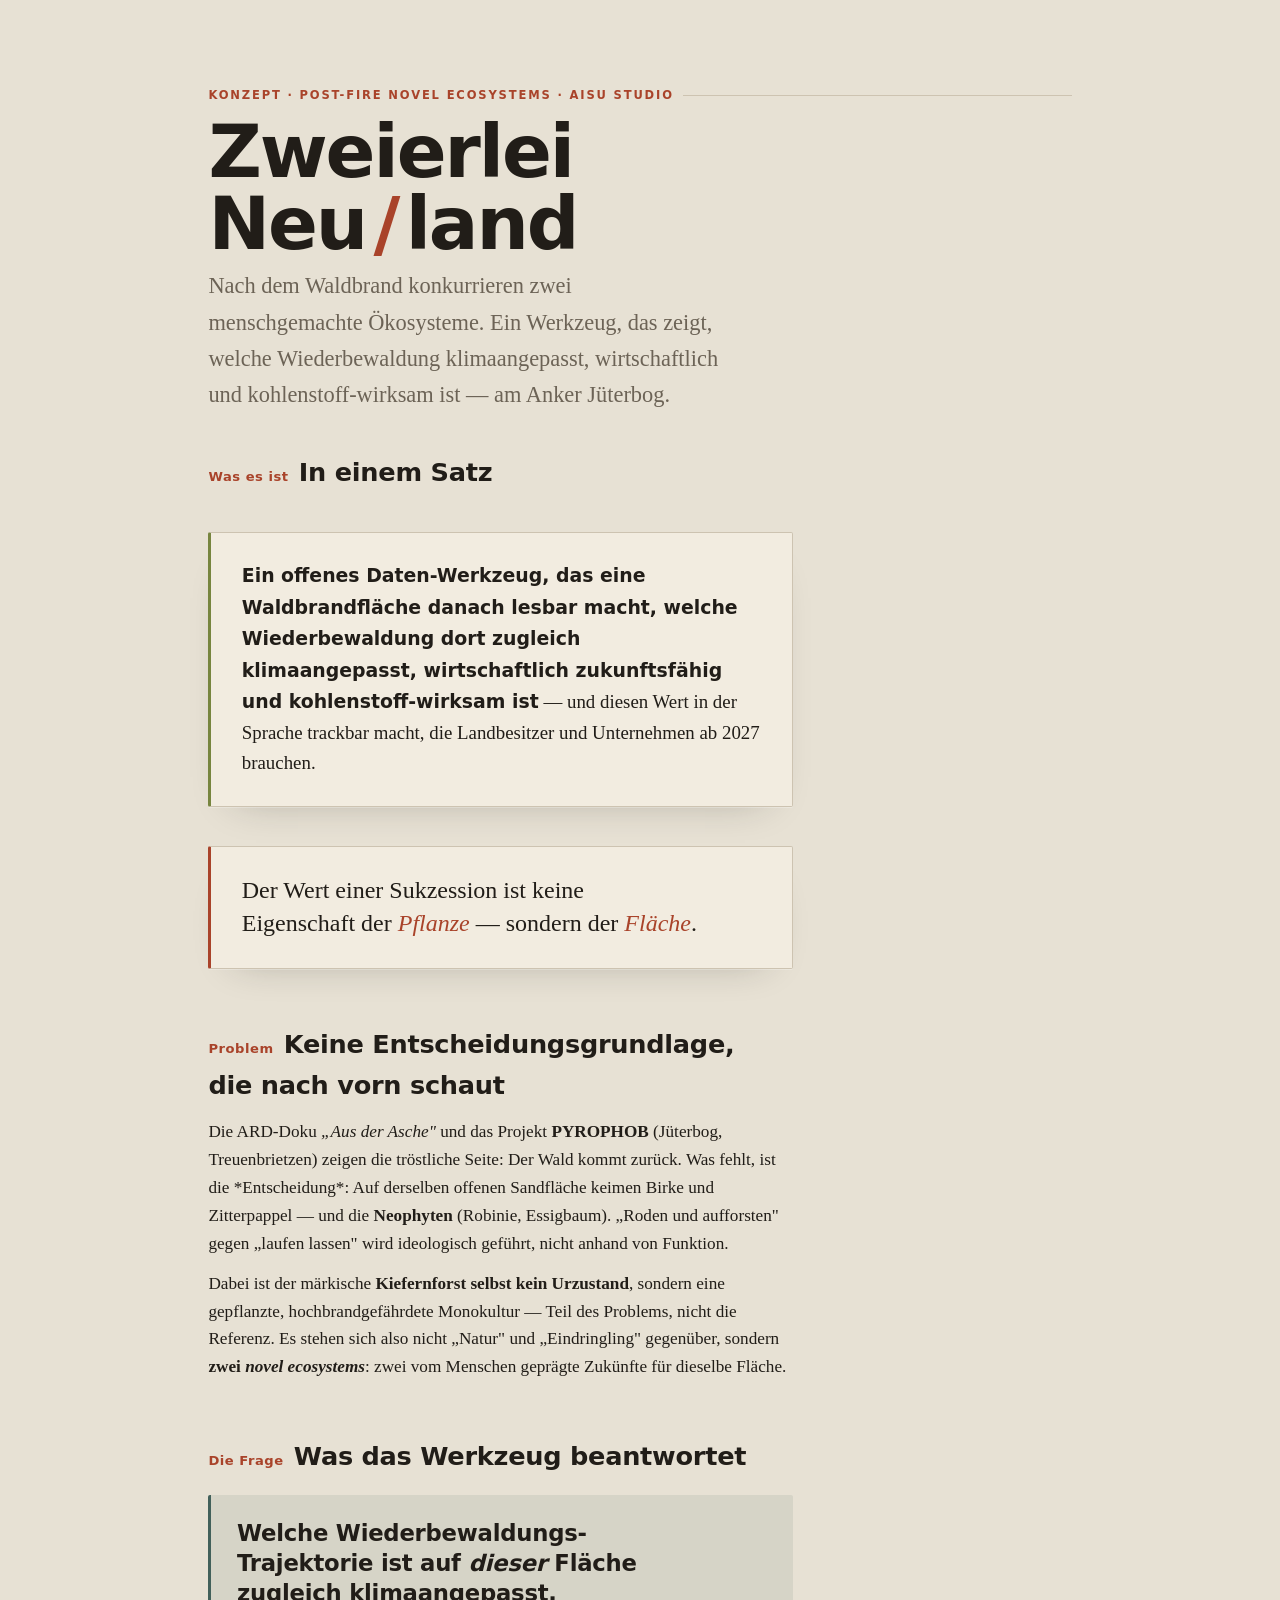
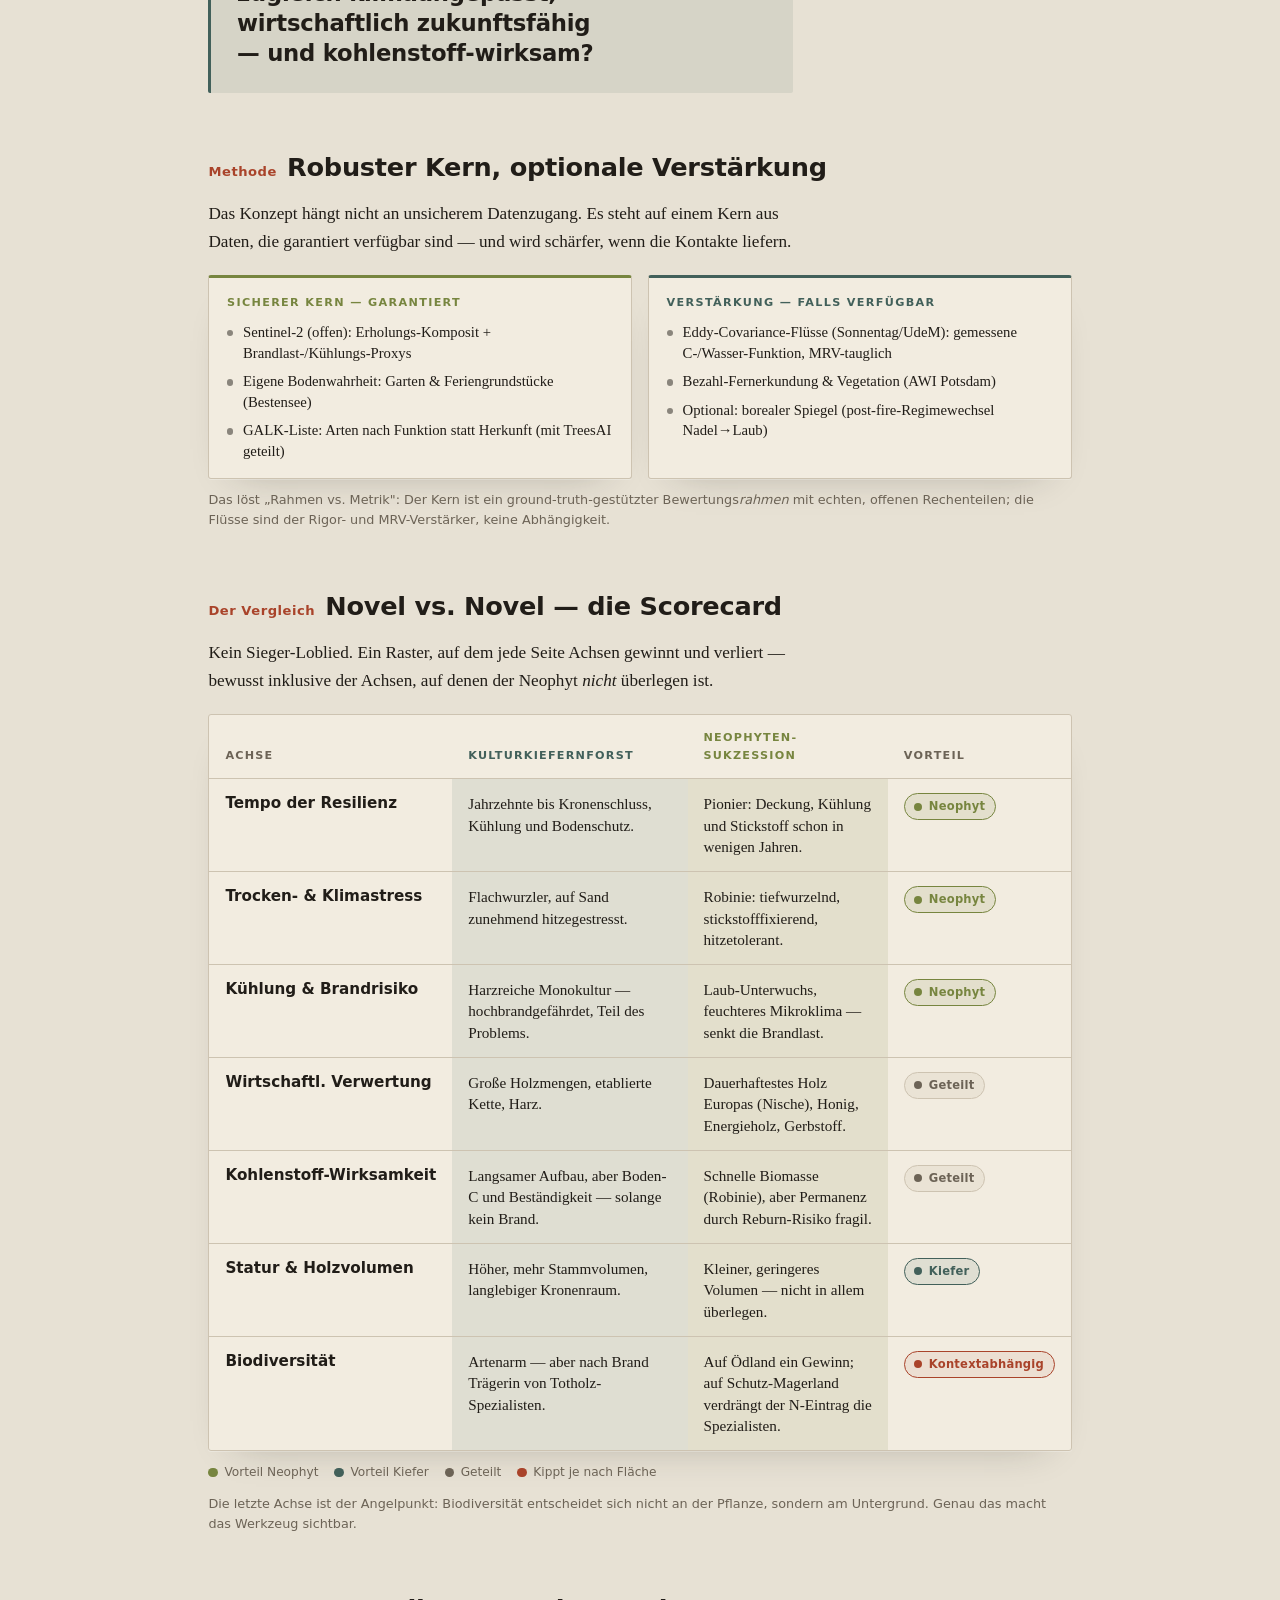
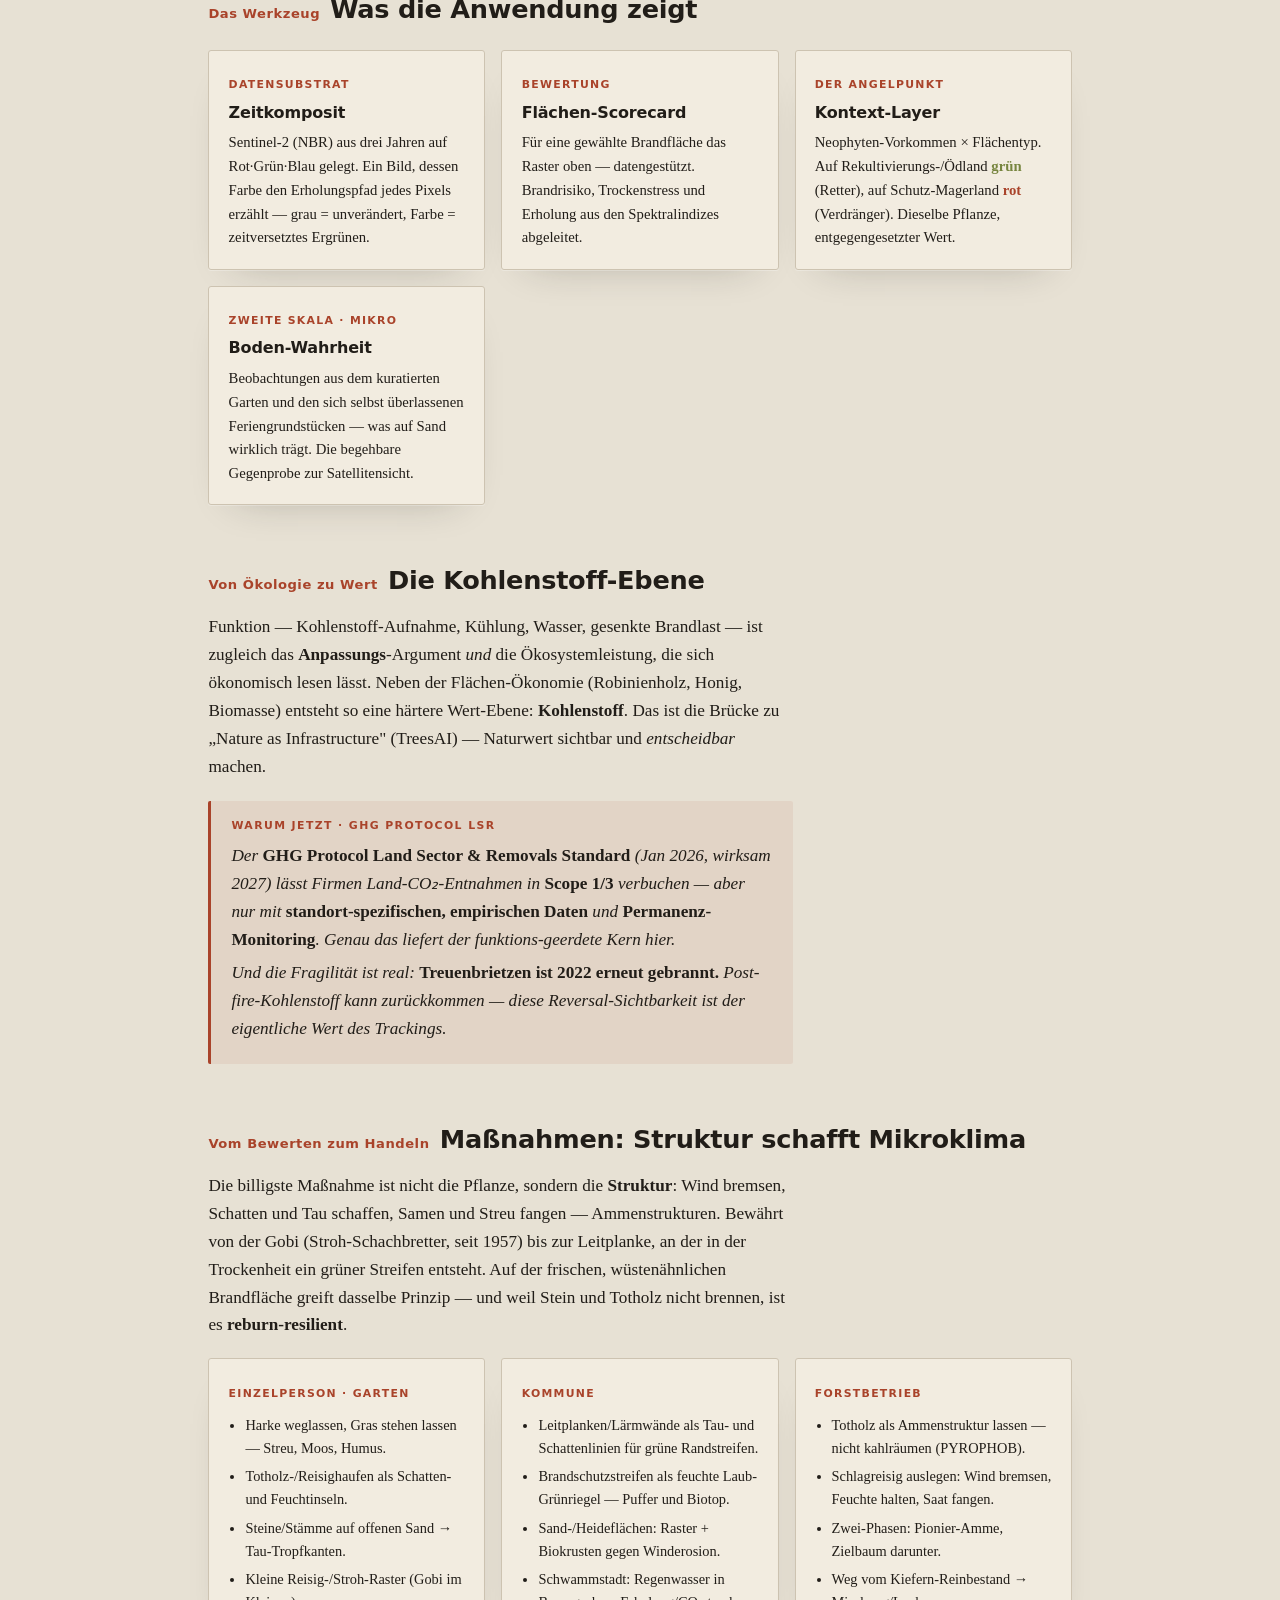
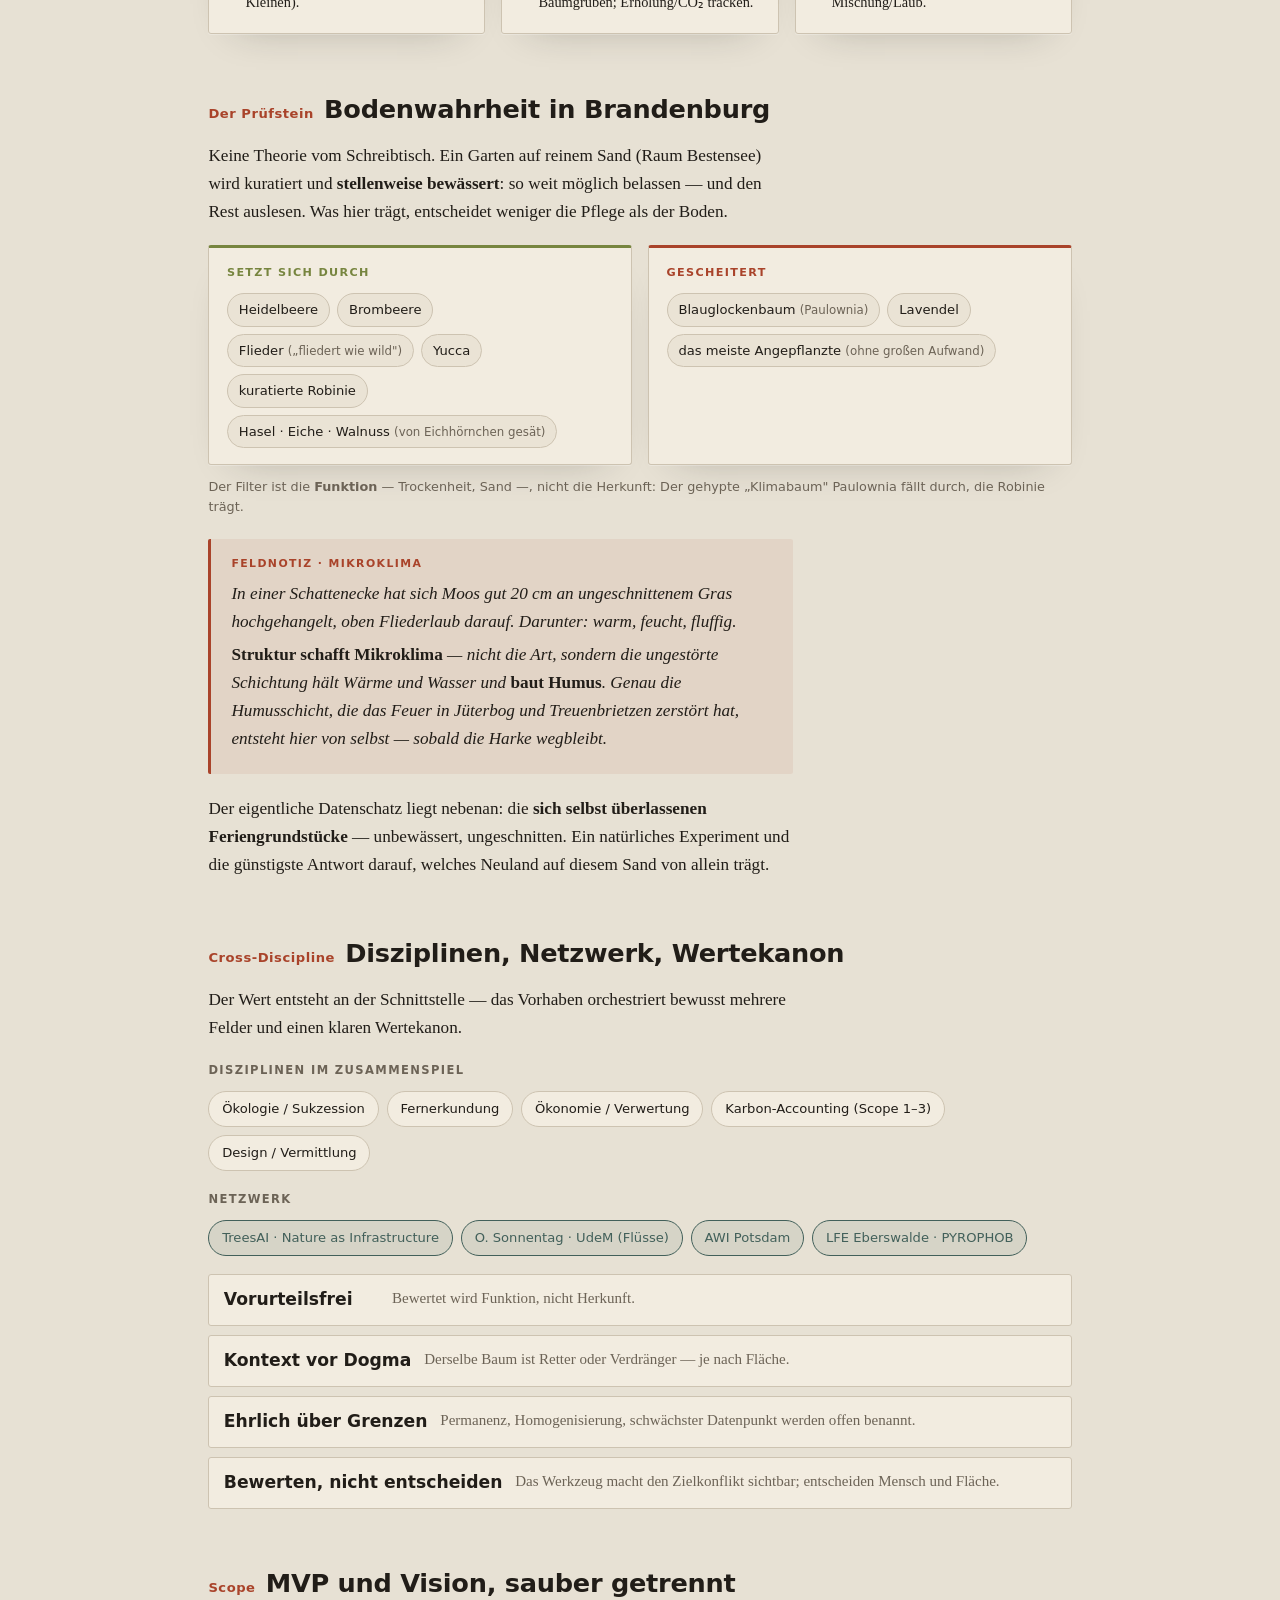
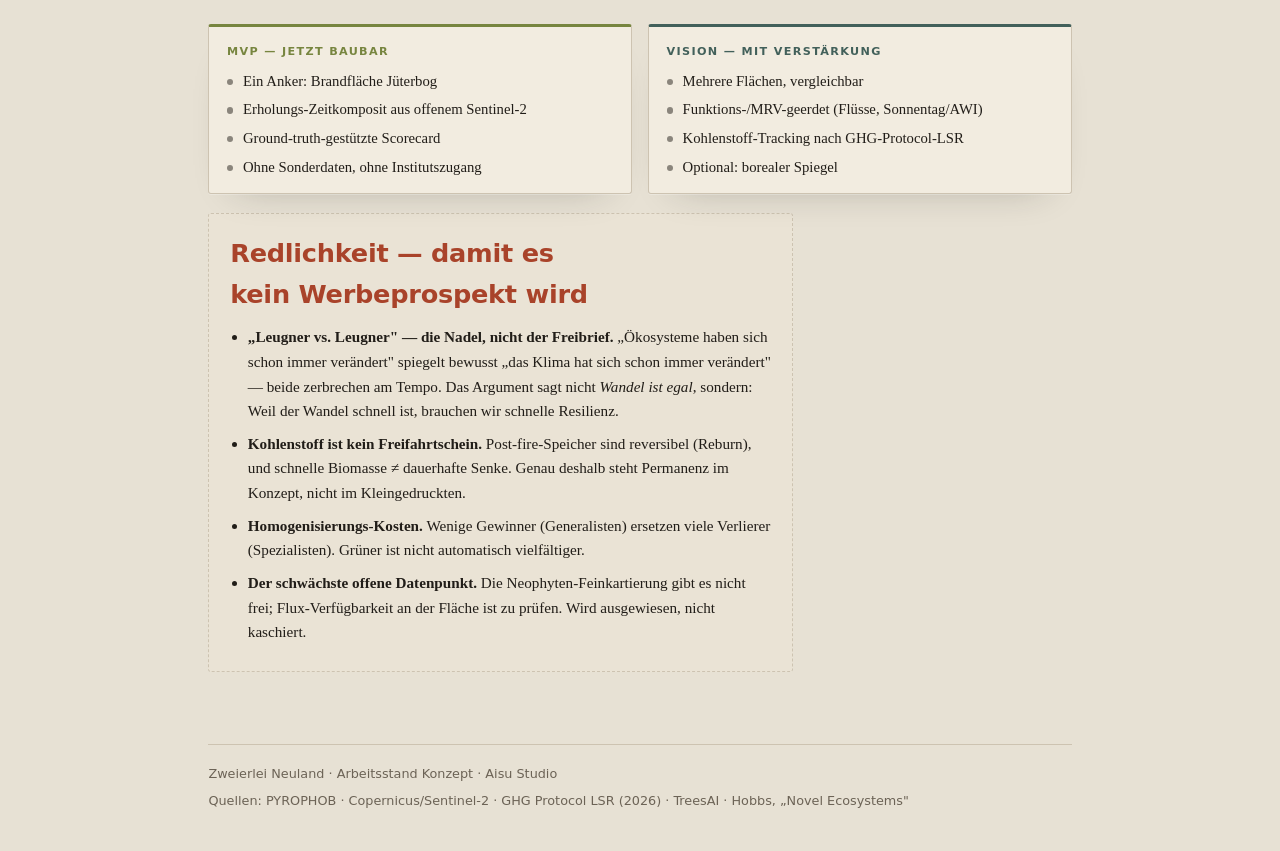
<file: concept.html>
<!doctype html>
<meta charset="utf-8">
<title>Zweierlei Neuland — Konzept</title>
<meta name="viewport" content="width=device-width, initial-scale=1">
<style>
  :root{
    --ground:#E7E1D4;--surface:#F2ECE0;--surface-2:#EAE3D5;--ink:#211D18;--muted:#6C6356;
    --line:#CDC3B1;--ember:#A9432A;--pine:#42605A;--neo:#77853F;
    --pine-wash:#42605a1a;--neo-wash:#77853f1f;--ember-wash:#a9432a14;
    --shadow:0 1px 0 #ffffff40, 0 18px 40px -28px #21201a55;
  }
  @media (prefers-color-scheme: dark){
    :root{
      --ground:#161209;--surface:#1E1910;--surface-2:#241E14;--ink:#ECE5D6;--muted:#A79C88;
      --line:#382F22;--ember:#D77049;--pine:#7FA098;--neo:#A9B96C;
      --pine-wash:#7fa09818;--neo-wash:#a9b96c1c;--ember-wash:#d7704918;
      --shadow:0 1px 0 #ffffff08, 0 24px 50px -30px #000000cc;
    }
  }
  :root[data-theme="light"]{
    --ground:#E7E1D4;--surface:#F2ECE0;--surface-2:#EAE3D5;--ink:#211D18;--muted:#6C6356;
    --line:#CDC3B1;--ember:#A9432A;--pine:#42605A;--neo:#77853F;
    --pine-wash:#42605a1a;--neo-wash:#77853f1f;--ember-wash:#a9432a14;
    --shadow:0 1px 0 #ffffff40, 0 18px 40px -28px #21201a55;
  }
  :root[data-theme="dark"]{
    --ground:#161209;--surface:#1E1910;--surface-2:#241E14;--ink:#ECE5D6;--muted:#A79C88;
    --line:#382F22;--ember:#D77049;--pine:#7FA098;--neo:#A9B96C;
    --pine-wash:#7fa09818;--neo-wash:#a9b96c1c;--ember-wash:#d7704918;
    --shadow:0 1px 0 #ffffff08, 0 24px 50px -30px #000000cc;
  }

  *{box-sizing:border-box}
  html{-webkit-text-size-adjust:100%}
  body{
    margin:0;background:var(--ground);color:var(--ink);
    font-family:"Iowan Old Style","Palatino Linotype",Palatino,Georgia,"Times New Roman",serif;
    font-size:clamp(1rem,0.96rem + 0.2vw,1.075rem);line-height:1.62;-webkit-font-smoothing:antialiased;
  }
  .sans{font-family:ui-sans-serif,system-ui,"Segoe UI",Helvetica,Arial,sans-serif}
  .wrap{max-width:940px;margin:0 auto;padding:clamp(1.1rem,4vw,2.4rem)}
  .measure{max-width:68ch}

  .eyebrow{font-family:ui-sans-serif,system-ui,sans-serif;font-weight:650;text-transform:uppercase;
    letter-spacing:.16em;font-size:.72rem;color:var(--ember);display:flex;align-items:center;gap:.6rem}
  .eyebrow::after{content:"";height:1px;flex:1;background:var(--line)}

  header.hero{padding-top:clamp(1rem,5vw,3rem);opacity:0;transform:translateY(8px);animation:rise .7s ease .05s forwards}
  @keyframes rise{to{opacity:1;transform:none}}
  @media (prefers-reduced-motion:reduce){header.hero{animation:none;opacity:1;transform:none}}
  h1{font-family:ui-sans-serif,system-ui,sans-serif;font-weight:800;letter-spacing:-.028em;line-height:.98;
    text-wrap:balance;font-size:clamp(2.5rem,1.4rem + 5.4vw,4.6rem);margin:.7rem 0 .1rem}
  h1 .slash{color:var(--ember);font-weight:700;padding:0 .1em}
  .dek{font-size:clamp(1.12rem,1.02rem + 0.5vw,1.4rem);color:var(--muted);max-width:46ch;margin:.5rem 0 0;text-wrap:balance}

  .define,.thesis{margin:clamp(1.6rem,4vw,2.4rem) 0;padding:clamp(1.1rem,3vw,1.7rem) clamp(1.2rem,3vw,1.9rem);
    background:var(--surface);border:1px solid var(--line);border-radius:2px;box-shadow:var(--shadow)}
  .define{border-left:3px solid var(--neo)}
  .thesis{border-left:3px solid var(--ember);margin-top:1rem}
  .define p{margin:0;font-size:clamp(1.02rem,0.96rem + 0.4vw,1.18rem)}
  .define b{font-family:ui-sans-serif,system-ui,sans-serif}
  .thesis p{margin:0;font-size:clamp(1.18rem,1.02rem + 0.7vw,1.5rem);line-height:1.4;text-wrap:balance}
  .thesis .em{color:var(--ember);font-style:italic}

  h2{font-family:ui-sans-serif,system-ui,sans-serif;font-weight:750;letter-spacing:-.01em;
    font-size:clamp(1.2rem,1.05rem + 0.7vw,1.6rem);margin:0 0 .3rem;text-wrap:balance}
  section{margin-top:clamp(2.3rem,5.5vw,3.4rem)}
  .lead-num{font-family:ui-sans-serif,system-ui,sans-serif;color:var(--ember);font-weight:700;font-size:.82rem;letter-spacing:.04em}
  p{margin:.75rem 0}
  a{color:var(--ember);text-decoration-thickness:1px;text-underline-offset:2px}
  strong{font-weight:700}

  .qbig{margin-top:1.1rem;padding:clamp(1rem,3vw,1.5rem) clamp(1.1rem,3vw,1.6rem);background:var(--pine-wash);
    border-left:3px solid var(--pine);border-radius:2px;font-family:ui-sans-serif,system-ui,sans-serif;
    font-weight:700;letter-spacing:-.01em;font-size:clamp(1.1rem,1rem + 0.6vw,1.42rem);line-height:1.32;text-wrap:balance}

  .tablewrap{overflow-x:auto;margin-top:1.2rem;border:1px solid var(--line);border-radius:3px;box-shadow:var(--shadow);background:var(--surface)}
  table{border-collapse:collapse;width:100%;min-width:660px}
  thead th{font-family:ui-sans-serif,system-ui,sans-serif;font-size:.7rem;text-transform:uppercase;letter-spacing:.11em;
    font-weight:650;color:var(--muted);text-align:left;padding:.85rem 1rem;border-bottom:1px solid var(--line);vertical-align:bottom}
  thead th.c-pine{color:var(--pine)}
  thead th.c-neo{color:var(--neo)}
  tbody td{padding:.85rem 1rem;border-bottom:1px solid var(--line);vertical-align:top;font-size:.95rem;line-height:1.42}
  tbody tr:last-child td{border-bottom:0}
  .krit{font-family:ui-sans-serif,system-ui,sans-serif;font-weight:650;color:var(--ink);white-space:nowrap}
  td.pine-col{background:var(--pine-wash)}
  td.neo-col{background:var(--neo-wash)}
  .verdict{display:inline-flex;align-items:center;gap:.4rem;font-family:ui-sans-serif,system-ui,sans-serif;font-size:.72rem;
    font-weight:700;letter-spacing:.02em;padding:.28rem .6rem;border-radius:999px;white-space:nowrap;border:1px solid transparent}
  .verdict::before{content:"";width:.5rem;height:.5rem;border-radius:50%;background:currentColor}
  .v-neo{color:var(--neo);background:var(--neo-wash);border-color:var(--neo)}
  .v-pine{color:var(--pine);background:var(--pine-wash);border-color:var(--pine)}
  .v-split{color:var(--muted);background:var(--surface-2);border-color:var(--line)}
  .v-ctx{color:var(--ember);background:var(--ember-wash);border-color:var(--ember)}
  .caption{font-family:ui-sans-serif,system-ui,sans-serif;font-size:.8rem;color:var(--muted);margin-top:.7rem}
  .legend{display:flex;gap:1rem;flex-wrap:wrap;font-family:ui-sans-serif,system-ui,sans-serif;font-size:.76rem;color:var(--muted);margin-top:.7rem}
  .legend span{display:inline-flex;align-items:center;gap:.4rem}
  .dot{width:.6rem;height:.6rem;border-radius:50%;display:inline-block}

  .grid3{display:grid;gap:1rem;grid-template-columns:repeat(auto-fit,minmax(220px,1fr));margin-top:1.2rem}
  .card{background:var(--surface);border:1px solid var(--line);border-radius:3px;padding:1.15rem 1.2rem;box-shadow:var(--shadow)}
  .card h3{font-family:ui-sans-serif,system-ui,sans-serif;font-size:1rem;margin:.15rem 0 .35rem;letter-spacing:-.01em}
  .card .tag{font-family:ui-sans-serif,system-ui,sans-serif;font-size:.68rem;text-transform:uppercase;letter-spacing:.12em;color:var(--ember);font-weight:650}
  .card p{margin:.35rem 0 0;font-size:.92rem;color:var(--ink)}
  .card ul{margin:.5rem 0 0;padding-left:1.05rem;font-size:.9rem;color:var(--ink);display:grid;gap:.3rem}

  .kv{list-style:none;margin:1.1rem 0 0;padding:0;display:grid;gap:.55rem}
  .kv li{display:flex;gap:.8rem;padding:.7rem .9rem;background:var(--surface);border:1px solid var(--line);border-radius:3px}
  .kv b{font-family:ui-sans-serif,system-ui,sans-serif;font-weight:650;color:var(--ink);min-width:13ch;flex:0 0 auto}
  .kv span{color:var(--muted);font-size:.94rem}

  /* two-column compare (reused for Kern/Verstärkung, MVP/Vision) */
  .duo{display:grid;gap:1rem;grid-template-columns:1fr 1fr;margin-top:1.2rem}
  @media (max-width:560px){.duo{grid-template-columns:1fr}}
  .duo-col{background:var(--surface);border:1px solid var(--line);border-radius:3px;padding:1rem 1.1rem;box-shadow:var(--shadow)}
  .c-core{border-top:3px solid var(--neo)}
  .c-amp{border-top:3px solid var(--pine)}
  .duo-head{display:block;font-family:ui-sans-serif,system-ui,sans-serif;font-size:.7rem;text-transform:uppercase;
    letter-spacing:.12em;font-weight:650;margin-bottom:.6rem}
  .c-core .duo-head{color:var(--neo)}
  .c-amp .duo-head{color:var(--pine)}
  .duo-col ul{list-style:none;margin:0;padding:0;display:flex;flex-direction:column;gap:.5rem}
  .duo-col li{font-size:.92rem;line-height:1.4;padding-left:1rem;position:relative}
  .duo-col li::before{content:"";position:absolute;left:0;top:.55em;width:.4rem;height:.4rem;border-radius:50%;background:currentColor;opacity:.5}
  .duo-note{font-family:ui-sans-serif,system-ui,sans-serif;font-size:.8rem;color:var(--muted);margin-top:.7rem}

  .pillrow{display:flex;flex-wrap:wrap;gap:.5rem;margin-top:.7rem}
  .pill{font-family:ui-sans-serif,system-ui,sans-serif;font-size:.82rem;background:var(--surface);border:1px solid var(--line);
    border-radius:999px;padding:.4rem .8rem}
  .pill.net{border-color:var(--pine);color:var(--pine);background:var(--pine-wash)}
  .subhead{font-family:ui-sans-serif,system-ui,sans-serif;font-size:.72rem;text-transform:uppercase;letter-spacing:.12em;
    font-weight:650;color:var(--muted);margin:1.2rem 0 0}

  .fieldnote{margin-top:1.3rem;background:var(--ember-wash);border-left:3px solid var(--ember);border-radius:2px;padding:1rem 1.25rem;font-style:italic}
  .fieldnote .fn-label{font-family:ui-sans-serif,system-ui,sans-serif;font-style:normal;font-size:.68rem;text-transform:uppercase;
    letter-spacing:.13em;font-weight:650;color:var(--ember);display:block;margin-bottom:.45rem}
  .fieldnote p{margin:.35rem 0}
  .fieldnote strong{font-style:normal}

  /* grow / fail chips (Prüfstein) */
  .grow{display:grid;gap:1rem;grid-template-columns:1fr 1fr;margin-top:1.2rem}
  @media (max-width:560px){.grow{grid-template-columns:1fr}}
  .grow-col{background:var(--surface);border:1px solid var(--line);border-radius:3px;padding:1rem 1.1rem;box-shadow:var(--shadow)}
  .thrive-col{border-top:3px solid var(--neo)}
  .fail-col{border-top:3px solid var(--ember)}
  .grow-head{display:block;font-family:ui-sans-serif,system-ui,sans-serif;font-size:.7rem;text-transform:uppercase;
    letter-spacing:.12em;font-weight:650;margin-bottom:.7rem}
  .thrive-col .grow-head{color:var(--neo)}
  .fail-col .grow-head{color:var(--ember)}
  .grow-col ul{list-style:none;margin:0;padding:0;display:flex;flex-wrap:wrap;gap:.45rem}
  .grow-col li{font-family:ui-sans-serif,system-ui,sans-serif;font-size:.82rem;background:var(--surface-2);border:1px solid var(--line);border-radius:999px;padding:.32rem .68rem}
  .grow-col li span{color:var(--muted);font-size:.9em}

  .honesty{margin-top:1.2rem;background:var(--surface-2);border:1px dashed var(--line);border-radius:3px;padding:1.15rem 1.3rem}
  .honesty h2{color:var(--ember)}
  .honesty ul{margin:.6rem 0 0;padding-left:1.1rem}
  .honesty li{margin:.5rem 0;font-size:.95rem}

  footer{margin-top:clamp(3rem,7vw,4.5rem);padding-top:1.2rem;border-top:1px solid var(--line);
    font-family:ui-sans-serif,system-ui,sans-serif;font-size:.8rem;color:var(--muted);display:flex;flex-wrap:wrap;gap:.4rem .9rem;justify-content:space-between}
</style>

<div class="wrap">

  <header class="hero">
    <div class="eyebrow sans">Konzept · Post-Fire Novel Ecosystems · Aisu Studio</div>
    <h1>Zweierlei<br>Neu<span class="slash">/</span>land</h1>
    <p class="dek">Nach dem Waldbrand konkurrieren zwei menschgemachte Ökosysteme. Ein Werkzeug, das zeigt, welche Wiederbewaldung klimaangepasst, wirtschaftlich und kohlenstoff-wirksam ist — am Anker Jüterbog.</p>
  </header>

  <section class="measure" style="margin-top:clamp(1.6rem,4vw,2.4rem)">
    <h2><span class="lead-num sans">Was es ist&nbsp;&nbsp;</span>In einem Satz</h2>
    <div class="define">
      <p><b>Ein offenes Daten-Werkzeug, das eine Waldbrandfläche danach lesbar macht, welche Wiederbewaldung dort zugleich klimaangepasst, wirtschaftlich zukunftsfähig und kohlenstoff-wirksam ist</b> — und diesen Wert in der Sprache trackbar macht, die Landbesitzer und Unternehmen ab 2027 brauchen.</p>
    </div>
    <div class="thesis">
      <p>Der Wert einer Sukzession ist keine Eigenschaft der <span class="em">Pflanze</span> — sondern der <span class="em">Fläche</span>.</p>
    </div>
  </section>

  <section class="measure">
    <h2><span class="lead-num sans">Problem&nbsp;&nbsp;</span>Keine Entscheidungsgrundlage, die nach vorn schaut</h2>
    <p>Die ARD-Doku <em>„Aus der Asche"</em> und das Projekt <strong>PYROPHOB</strong> (Jüterbog, Treuenbrietzen) zeigen die tröstliche Seite: Der Wald kommt zurück. Was fehlt, ist die *Entscheidung*: Auf derselben offenen Sandfläche keimen Birke und Zitterpappel — und die <strong>Neophyten</strong> (Robinie, Essigbaum). „Roden und aufforsten" gegen „laufen lassen" wird ideologisch geführt, nicht anhand von Funktion.</p>
    <p>Dabei ist der märkische <strong>Kiefernforst selbst kein Urzustand</strong>, sondern eine gepflanzte, hochbrandgefährdete Monokultur — Teil des Problems, nicht die Referenz. Es stehen sich also nicht „Natur" und „Eindringling" gegenüber, sondern <strong>zwei <em>novel ecosystems</em></strong>: zwei vom Menschen geprägte Zukünfte für dieselbe Fläche.</p>
  </section>

  <section class="measure">
    <h2><span class="lead-num sans">Die Frage&nbsp;&nbsp;</span>Was das Werkzeug beantwortet</h2>
    <div class="qbig">Welche Wiederbewaldungs-Trajektorie ist auf <em>dieser</em> Fläche zugleich klimaangepasst, wirtschaftlich zukunftsfähig — und kohlenstoff-wirksam?</div>
  </section>

  <section>
    <h2><span class="lead-num sans">Methode&nbsp;&nbsp;</span>Robuster Kern, optionale Verstärkung</h2>
    <p class="measure">Das Konzept hängt nicht an unsicherem Datenzugang. Es steht auf einem Kern aus Daten, die garantiert verfügbar sind — und wird schärfer, wenn die Kontakte liefern.</p>
    <div class="duo">
      <div class="duo-col c-core">
        <span class="duo-head">Sicherer Kern — garantiert</span>
        <ul>
          <li>Sentinel-2 (offen): Erholungs-Komposit + Brandlast-/Kühlungs-Proxys</li>
          <li>Eigene Bodenwahrheit: Garten &amp; Feriengrundstücke (Bestensee)</li>
          <li>GALK-Liste: Arten nach Funktion statt Herkunft (mit TreesAI geteilt)</li>
        </ul>
      </div>
      <div class="duo-col c-amp">
        <span class="duo-head">Verstärkung — falls verfügbar</span>
        <ul>
          <li>Eddy-Covariance-Flüsse (Sonnentag/UdeM): gemessene C-/Wasser-Funktion, MRV-tauglich</li>
          <li>Bezahl-Fernerkundung &amp; Vegetation (AWI Potsdam)</li>
          <li>Optional: borealer Spiegel (post-fire-Regimewechsel Nadel→Laub)</li>
        </ul>
      </div>
    </div>
    <p class="duo-note">Das löst „Rahmen vs. Metrik": Der Kern ist ein ground-truth-gestützter Bewertungs<em>rahmen</em> mit echten, offenen Rechenteilen; die Flüsse sind der Rigor- und MRV-Verstärker, keine Abhängigkeit.</p>
  </section>

  <section>
    <h2><span class="lead-num sans">Der Vergleich&nbsp;&nbsp;</span>Novel vs. Novel — die Scorecard</h2>
    <p class="measure">Kein Sieger-Loblied. Ein Raster, auf dem jede Seite Achsen gewinnt und verliert — bewusst inklusive der Achsen, auf denen der Neophyt <em>nicht</em> überlegen ist.</p>
    <div class="tablewrap">
      <table>
        <thead>
          <tr>
            <th scope="col">Achse</th>
            <th scope="col" class="c-pine">Kulturkiefernforst</th>
            <th scope="col" class="c-neo">Neophyten-Sukzession</th>
            <th scope="col">Vorteil</th>
          </tr>
        </thead>
        <tbody>
          <tr>
            <td class="krit">Tempo der Resilienz</td>
            <td class="pine-col">Jahrzehnte bis Kronenschluss, Kühlung und Bodenschutz.</td>
            <td class="neo-col">Pionier: Deckung, Kühlung und Stickstoff schon in wenigen Jahren.</td>
            <td><span class="verdict v-neo sans">Neophyt</span></td>
          </tr>
          <tr>
            <td class="krit">Trocken- &amp; Klimastress</td>
            <td class="pine-col">Flachwurzler, auf Sand zunehmend hitzegestresst.</td>
            <td class="neo-col">Robinie: tiefwurzelnd, stickstofffixierend, hitzetolerant.</td>
            <td><span class="verdict v-neo sans">Neophyt</span></td>
          </tr>
          <tr>
            <td class="krit">Kühlung &amp; Brandrisiko</td>
            <td class="pine-col">Harzreiche Monokultur — hochbrandgefährdet, Teil des Problems.</td>
            <td class="neo-col">Laub-Unterwuchs, feuchteres Mikroklima — senkt die Brandlast.</td>
            <td><span class="verdict v-neo sans">Neophyt</span></td>
          </tr>
          <tr>
            <td class="krit">Wirtschaftl. Verwertung</td>
            <td class="pine-col">Große Holzmengen, etablierte Kette, Harz.</td>
            <td class="neo-col">Dauerhaftestes Holz Europas (Nische), Honig, Energieholz, Gerbstoff.</td>
            <td><span class="verdict v-split sans">Geteilt</span></td>
          </tr>
          <tr>
            <td class="krit">Kohlenstoff-Wirksamkeit</td>
            <td class="pine-col">Langsamer Aufbau, aber Boden-C und Beständigkeit — solange kein Brand.</td>
            <td class="neo-col">Schnelle Biomasse (Robinie), aber Permanenz durch Reburn-Risiko fragil.</td>
            <td><span class="verdict v-split sans">Geteilt</span></td>
          </tr>
          <tr>
            <td class="krit">Statur &amp; Holzvolumen</td>
            <td class="pine-col">Höher, mehr Stammvolumen, langlebiger Kronenraum.</td>
            <td class="neo-col">Kleiner, geringeres Volumen — nicht in allem überlegen.</td>
            <td><span class="verdict v-pine sans">Kiefer</span></td>
          </tr>
          <tr>
            <td class="krit">Biodiversität</td>
            <td class="pine-col">Artenarm — aber nach Brand Trägerin von Totholz-Spezialisten.</td>
            <td class="neo-col">Auf Ödland ein Gewinn; auf Schutz-Magerland verdrängt der N-Eintrag die Spezialisten.</td>
            <td><span class="verdict v-ctx sans">Kontextabhängig</span></td>
          </tr>
        </tbody>
      </table>
    </div>
    <div class="legend">
      <span><span class="dot" style="background:var(--neo)"></span>Vorteil Neophyt</span>
      <span><span class="dot" style="background:var(--pine)"></span>Vorteil Kiefer</span>
      <span><span class="dot" style="background:var(--muted)"></span>Geteilt</span>
      <span><span class="dot" style="background:var(--ember)"></span>Kippt je nach Fläche</span>
    </div>
    <p class="caption">Die letzte Achse ist der Angelpunkt: Biodiversität entscheidet sich nicht an der Pflanze, sondern am Untergrund. Genau das macht das Werkzeug sichtbar.</p>
  </section>

  <section>
    <h2><span class="lead-num sans">Das Werkzeug&nbsp;&nbsp;</span>Was die Anwendung zeigt</h2>
    <div class="grid3">
      <div class="card">
        <span class="tag sans">Datensubstrat</span>
        <h3>Zeitkomposit</h3>
        <p>Sentinel-2 (NBR) aus drei Jahren auf Rot·Grün·Blau gelegt. Ein Bild, dessen Farbe den Erholungspfad jedes Pixels erzählt — grau = unverändert, Farbe = zeitversetztes Ergrünen.</p>
      </div>
      <div class="card">
        <span class="tag sans">Bewertung</span>
        <h3>Flächen-Scorecard</h3>
        <p>Für eine gewählte Brandfläche das Raster oben — datengestützt. Brandrisiko, Trockenstress und Erholung aus den Spektralindizes abgeleitet.</p>
      </div>
      <div class="card">
        <span class="tag sans">Der Angelpunkt</span>
        <h3>Kontext-Layer</h3>
        <p>Neophyten-Vorkommen × Flächentyp. Auf Rekultivierungs-/Ödland <span style="color:var(--neo);font-weight:700">grün</span> (Retter), auf Schutz-Magerland <span style="color:var(--ember);font-weight:700">rot</span> (Verdränger). Dieselbe Pflanze, entgegengesetzter Wert.</p>
      </div>
      <div class="card">
        <span class="tag sans">Zweite Skala · Mikro</span>
        <h3>Boden-Wahrheit</h3>
        <p>Beobachtungen aus dem kuratierten Garten und den sich selbst überlassenen Feriengrundstücken — was auf Sand wirklich trägt. Die begehbare Gegenprobe zur Satellitensicht.</p>
      </div>
    </div>
  </section>

  <section class="measure">
    <h2><span class="lead-num sans">Von Ökologie zu Wert&nbsp;&nbsp;</span>Die Kohlenstoff-Ebene</h2>
    <p>Funktion — Kohlenstoff-Aufnahme, Kühlung, Wasser, gesenkte Brandlast — ist zugleich das <strong>Anpassungs</strong>-Argument <em>und</em> die Ökosystemleistung, die sich ökonomisch lesen lässt. Neben der Flächen-Ökonomie (Robinienholz, Honig, Biomasse) entsteht so eine härtere Wert-Ebene: <strong>Kohlenstoff</strong>. Das ist die Brücke zu „Nature as Infrastructure" (TreesAI) — Naturwert sichtbar und <em>entscheidbar</em> machen.</p>
    <div class="fieldnote">
      <span class="fn-label">Warum jetzt · GHG Protocol LSR</span>
      <p>Der <strong>GHG Protocol Land Sector &amp; Removals Standard</strong> (Jan 2026, wirksam 2027) lässt Firmen Land-CO₂-Entnahmen in <strong>Scope 1/3</strong> verbuchen — aber nur mit <strong>standort-spezifischen, empirischen Daten</strong> und <strong>Permanenz-Monitoring</strong>. Genau das liefert der funktions-geerdete Kern hier.</p>
      <p>Und die Fragilität ist real: <strong>Treuenbrietzen ist 2022 erneut gebrannt.</strong> Post-fire-Kohlenstoff kann zurückkommen — diese Reversal-Sichtbarkeit ist der eigentliche Wert des Trackings.</p>
    </div>
  </section>

  <section>
    <h2><span class="lead-num sans">Vom Bewerten zum Handeln&nbsp;&nbsp;</span>Maßnahmen: Struktur schafft Mikroklima</h2>
    <p class="measure">Die billigste Maßnahme ist nicht die Pflanze, sondern die <strong>Struktur</strong>: Wind bremsen, Schatten und Tau schaffen, Samen und Streu fangen — Ammenstrukturen. Bewährt von der Gobi (Stroh-Schachbretter, seit 1957) bis zur Leitplanke, an der in der Trockenheit ein grüner Streifen entsteht. Auf der frischen, wüstenähnlichen Brandfläche greift dasselbe Prinzip — und weil Stein und Totholz nicht brennen, ist es <strong>reburn-resilient</strong>.</p>
    <div class="grid3">
      <div class="card">
        <span class="tag sans">Einzelperson · Garten</span>
        <ul>
          <li>Harke weglassen, Gras stehen lassen — Streu, Moos, Humus.</li>
          <li>Totholz-/Reisighaufen als Schatten- und Feuchtinseln.</li>
          <li>Steine/Stämme auf offenen Sand → Tau-Tropfkanten.</li>
          <li>Kleine Reisig-/Stroh-Raster (Gobi im Kleinen).</li>
        </ul>
      </div>
      <div class="card">
        <span class="tag sans">Kommune</span>
        <ul>
          <li>Leitplanken/Lärmwände als Tau- und Schattenlinien für grüne Randstreifen.</li>
          <li>Brandschutzstreifen als feuchte Laub-Grünriegel — Puffer und Biotop.</li>
          <li>Sand-/Heideflächen: Raster + Biokrusten gegen Winderosion.</li>
          <li>Schwammstadt: Regenwasser in Baumgruben; Erholung/CO₂ tracken.</li>
        </ul>
      </div>
      <div class="card">
        <span class="tag sans">Forstbetrieb</span>
        <ul>
          <li>Totholz als Ammenstruktur lassen — nicht kahlräumen (PYROPHOB).</li>
          <li>Schlagreisig auslegen: Wind bremsen, Feuchte halten, Saat fangen.</li>
          <li>Zwei-Phasen: Pionier-Amme, Zielbaum darunter.</li>
          <li>Weg vom Kiefern-Reinbestand → Mischung/Laub.</li>
        </ul>
      </div>
    </div>
  </section>

  <section>
    <h2><span class="lead-num sans">Der Prüfstein&nbsp;&nbsp;</span>Bodenwahrheit in Brandenburg</h2>
    <p class="measure">Keine Theorie vom Schreibtisch. Ein Garten auf reinem Sand (Raum Bestensee) wird kuratiert und <strong>stellenweise bewässert</strong>: so weit möglich belassen — und den Rest auslesen. Was hier trägt, entscheidet weniger die Pflege als der Boden.</p>
    <div class="grow">
      <div class="grow-col thrive-col">
        <span class="grow-head">Setzt sich durch</span>
        <ul>
          <li>Heidelbeere</li>
          <li>Brombeere</li>
          <li>Flieder <span>(„fliedert wie wild")</span></li>
          <li>Yucca</li>
          <li>kuratierte Robinie</li>
          <li>Hasel · Eiche · Walnuss <span>(von Eichhörnchen gesät)</span></li>
        </ul>
      </div>
      <div class="grow-col fail-col">
        <span class="grow-head">Gescheitert</span>
        <ul>
          <li>Blauglockenbaum <span>(Paulownia)</span></li>
          <li>Lavendel</li>
          <li>das meiste Angepflanzte <span>(ohne großen Aufwand)</span></li>
        </ul>
      </div>
    </div>
    <p class="caption">Der Filter ist die <strong>Funktion</strong> — Trockenheit, Sand —, nicht die Herkunft: Der gehypte „Klimabaum" Paulownia fällt durch, die Robinie trägt.</p>
    <div class="fieldnote measure">
      <span class="fn-label">Feldnotiz · Mikroklima</span>
      <p>In einer Schattenecke hat sich Moos gut 20&nbsp;cm an ungeschnittenem Gras hochgehangelt, oben Fliederlaub darauf. Darunter: warm, feucht, fluffig.</p>
      <p><strong>Struktur schafft Mikroklima</strong> — nicht die Art, sondern die ungestörte Schichtung hält Wärme und Wasser und <strong>baut Humus</strong>. Genau die Humusschicht, die das Feuer in Jüterbog und Treuenbrietzen zerstört hat, entsteht hier von selbst — sobald die Harke wegbleibt.</p>
    </div>
    <p class="measure" style="margin-top:1.3rem">Der eigentliche Datenschatz liegt nebenan: die <strong>sich selbst überlassenen Feriengrundstücke</strong> — unbewässert, ungeschnitten. Ein natürliches Experiment und die günstigste Antwort darauf, welches Neuland auf diesem Sand von allein trägt.</p>
  </section>

  <section>
    <h2><span class="lead-num sans">Cross-Discipline&nbsp;&nbsp;</span>Disziplinen, Netzwerk, Wertekanon</h2>
    <p class="measure">Der Wert entsteht an der Schnittstelle — das Vorhaben orchestriert bewusst mehrere Felder und einen klaren Wertekanon.</p>
    <p class="subhead">Disziplinen im Zusammenspiel</p>
    <div class="pillrow">
      <span class="pill">Ökologie / Sukzession</span>
      <span class="pill">Fernerkundung</span>
      <span class="pill">Ökonomie / Verwertung</span>
      <span class="pill">Karbon-Accounting (Scope 1–3)</span>
      <span class="pill">Design / Vermittlung</span>
    </div>
    <p class="subhead">Netzwerk</p>
    <div class="pillrow">
      <span class="pill net">TreesAI · Nature as Infrastructure</span>
      <span class="pill net">O. Sonnentag · UdeM (Flüsse)</span>
      <span class="pill net">AWI Potsdam</span>
      <span class="pill net">LFE Eberswalde · PYROPHOB</span>
    </div>
    <ul class="kv">
      <li><b class="sans">Vorurteilsfrei</b><span>Bewertet wird Funktion, nicht Herkunft.</span></li>
      <li><b class="sans">Kontext vor Dogma</b><span>Derselbe Baum ist Retter oder Verdränger — je nach Fläche.</span></li>
      <li><b class="sans">Ehrlich über Grenzen</b><span>Permanenz, Homogenisierung, schwächster Datenpunkt werden offen benannt.</span></li>
      <li><b class="sans">Bewerten, nicht entscheiden</b><span>Das Werkzeug macht den Zielkonflikt sichtbar; entscheiden Mensch und Fläche.</span></li>
    </ul>
  </section>

  <section>
    <h2><span class="lead-num sans">Scope&nbsp;&nbsp;</span>MVP und Vision, sauber getrennt</h2>
    <div class="duo">
      <div class="duo-col c-core">
        <span class="duo-head">MVP — jetzt baubar</span>
        <ul>
          <li>Ein Anker: Brandfläche Jüterbog</li>
          <li>Erholungs-Zeitkomposit aus offenem Sentinel-2</li>
          <li>Ground-truth-gestützte Scorecard</li>
          <li>Ohne Sonderdaten, ohne Institutszugang</li>
        </ul>
      </div>
      <div class="duo-col c-amp">
        <span class="duo-head">Vision — mit Verstärkung</span>
        <ul>
          <li>Mehrere Flächen, vergleichbar</li>
          <li>Funktions-/MRV-geerdet (Flüsse, Sonnentag/AWI)</li>
          <li>Kohlenstoff-Tracking nach GHG-Protocol-LSR</li>
          <li>Optional: borealer Spiegel</li>
        </ul>
      </div>
    </div>
  </section>

  <section class="measure honesty">
    <h2>Redlichkeit — damit es kein Werbeprospekt wird</h2>
    <ul>
      <li><strong>„Leugner vs. Leugner" — die Nadel, nicht der Freibrief.</strong> „Ökosysteme haben sich schon immer verändert" spiegelt bewusst „das Klima hat sich schon immer verändert" — beide zerbrechen am Tempo. Das Argument sagt nicht <em>Wandel ist egal</em>, sondern: Weil der Wandel schnell ist, brauchen wir schnelle Resilienz.</li>
      <li><strong>Kohlenstoff ist kein Freifahrtschein.</strong> Post-fire-Speicher sind reversibel (Reburn), und schnelle Biomasse ≠ dauerhafte Senke. Genau deshalb steht Permanenz im Konzept, nicht im Kleingedruckten.</li>
      <li><strong>Homogenisierungs-Kosten.</strong> Wenige Gewinner (Generalisten) ersetzen viele Verlierer (Spezialisten). Grüner ist nicht automatisch vielfältiger.</li>
      <li><strong>Der schwächste offene Datenpunkt.</strong> Die Neophyten-Feinkartierung gibt es nicht frei; Flux-Verfügbarkeit an der Fläche ist zu prüfen. Wird ausgewiesen, nicht kaschiert.</li>
    </ul>
  </section>

  <footer class="sans">
    <span>Zweierlei Neuland · Arbeitsstand Konzept · Aisu Studio</span>
    <span>Quellen: PYROPHOB · Copernicus/Sentinel-2 · GHG Protocol LSR (2026) · TreesAI · Hobbs, „Novel Ecosystems"</span>
  </footer>

</div>
</file>
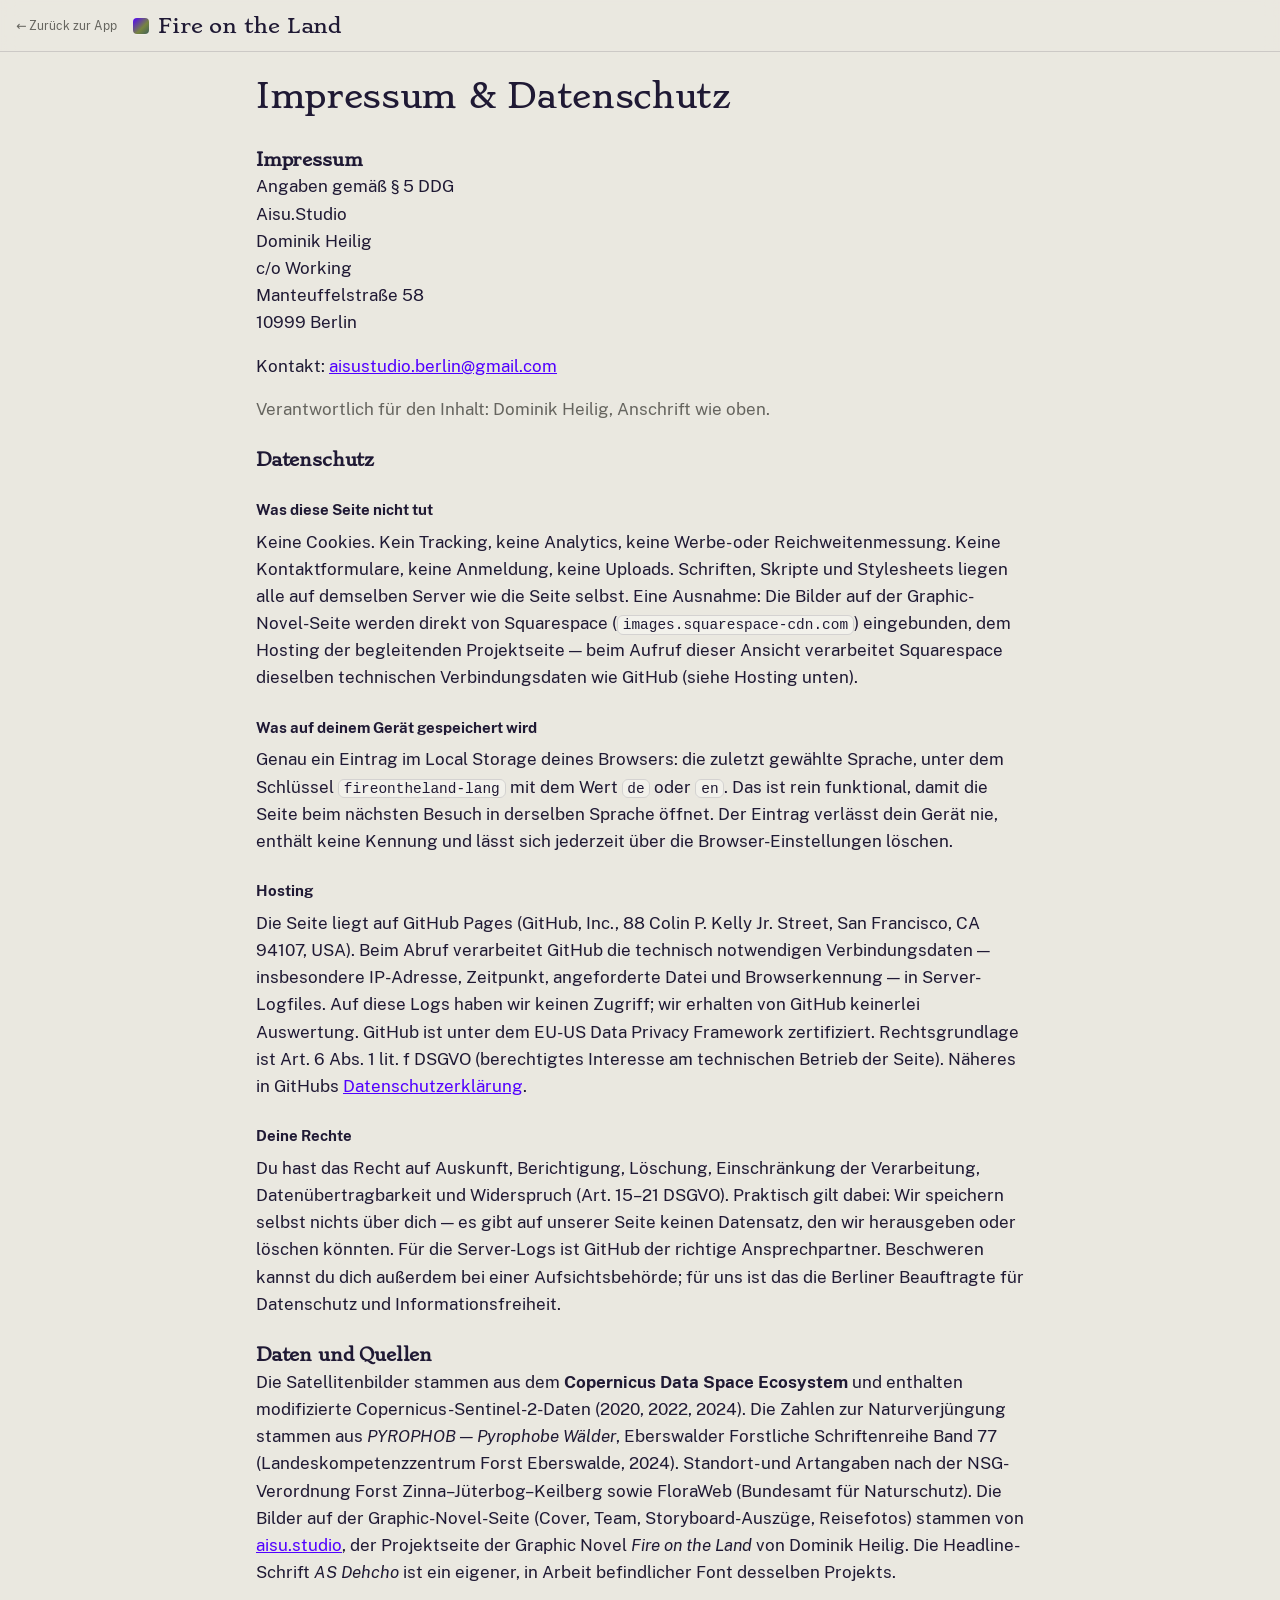
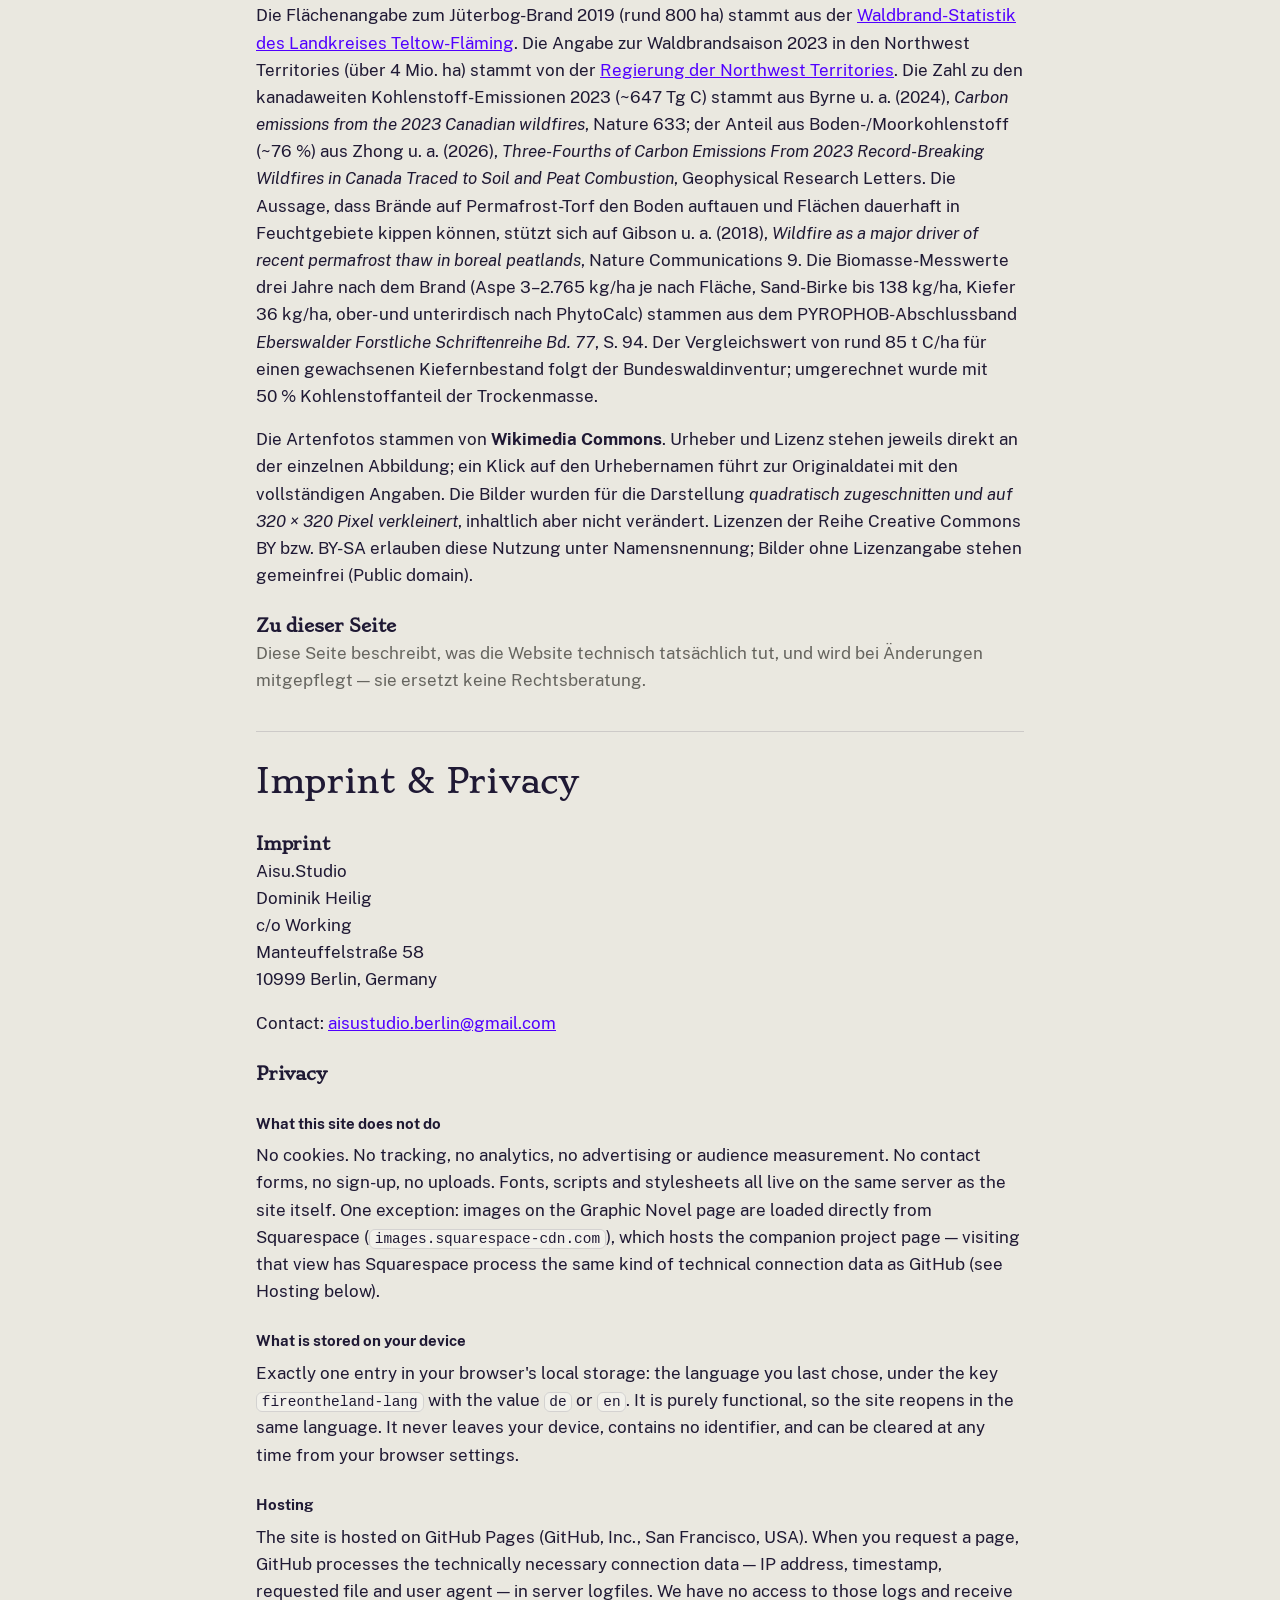
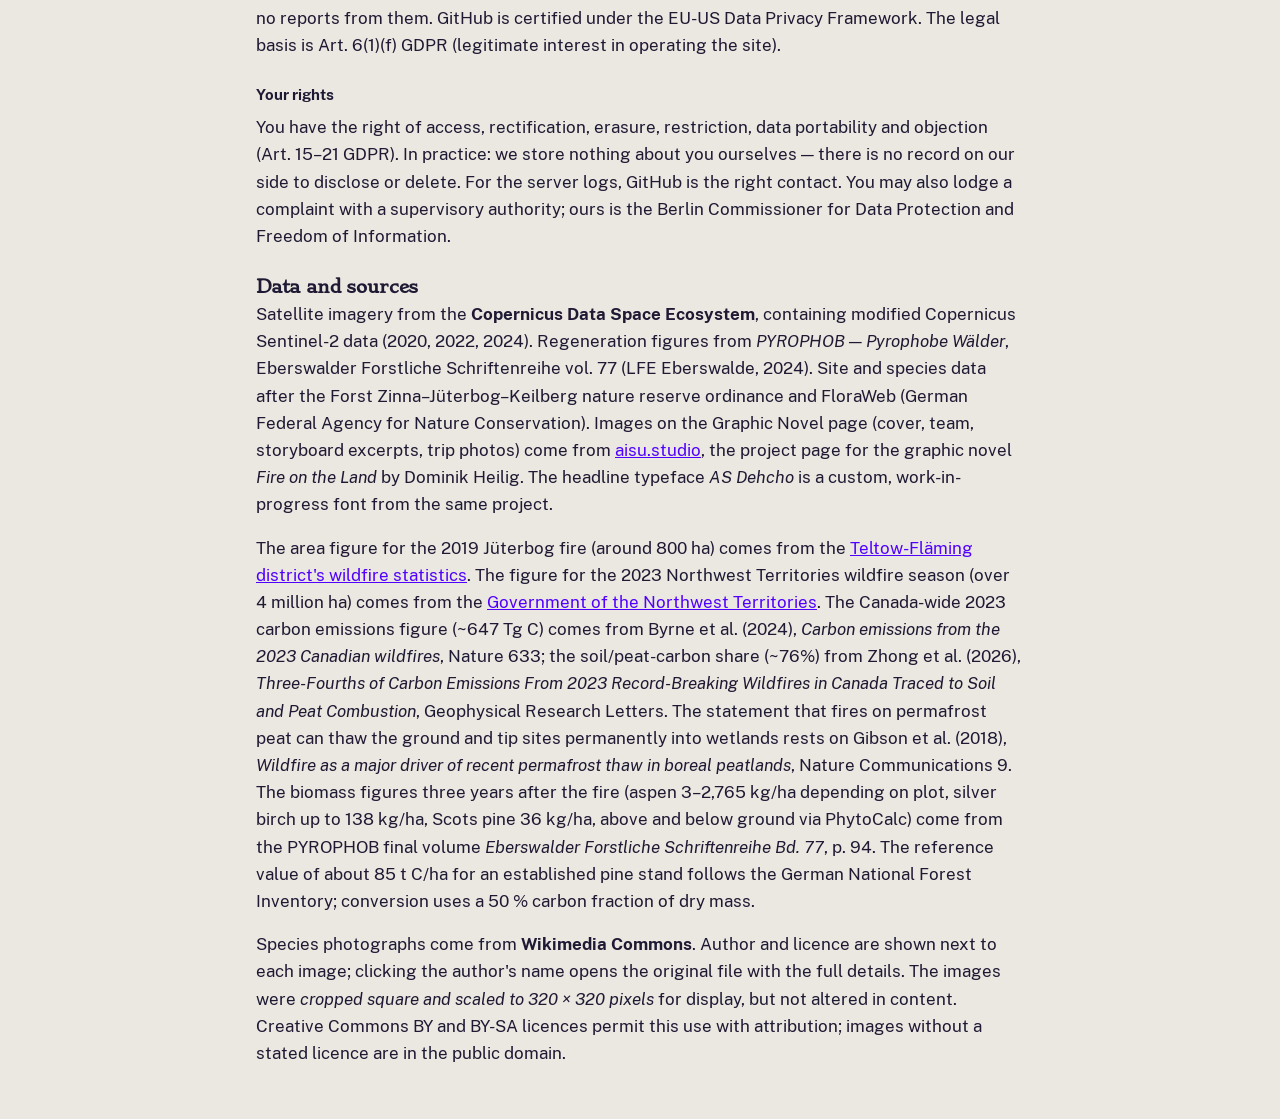
<file: legal.html>
<!doctype html>
<html lang="de">
<head>
  <meta charset="utf-8">
  <meta name="viewport" content="width=device-width, initial-scale=1, viewport-fit=cover">
  <meta name="theme-color" content="#1b1710">
  <meta name="robots" content="noindex">
  <title>Impressum &amp; Datenschutz — Fire on the Land</title>
  <link rel="stylesheet" href="/app.css">
</head>
<body class="legal-body">
  <div class="topbar">
    <header class="appbar">
      <div class="brand">
        <span class="brand-mark" aria-hidden="true"></span>
        <span class="brand-name">Fire on the Land</span>
      </div>
      <a class="legal-back" href="/graphic-novel">&larr; Zurück zur App</a>
    </header>
  </div>

  <main id="main" class="legal">
    <h1 class="view-title">Impressum &amp; Datenschutz</h1>

    <h2 class="h-sec">Impressum</h2>
    <p>
      Angaben gemäß § 5 DDG<br>
      Aisu.Studio<br>
      Dominik Heilig<br>
      c/o Working<br>
      Manteuffelstraße 58<br>
      10999 Berlin
    </p>
    <p>Kontakt: <a href="mailto:aisustudio.berlin@gmail.com">aisustudio.berlin@gmail.com</a></p>
    <p class="note">Verantwortlich für den Inhalt: Dominik Heilig, Anschrift wie oben.</p>

    <h2 class="h-sec">Datenschutz</h2>

    <h3 class="legal-h3">Was diese Seite nicht tut</h3>
    <p>
      Keine Cookies. Kein Tracking, keine Analytics, keine Werbe- oder Reichweitenmessung. Keine
      Kontaktformulare, keine Anmeldung, keine Uploads. Schriften, Skripte und Stylesheets liegen alle auf
      demselben Server wie die Seite selbst. Eine Ausnahme: Die Bilder auf der Graphic-Novel-Seite werden
      direkt von Squarespace (<code>images.squarespace-cdn.com</code>) eingebunden, dem Hosting der
      begleitenden Projektseite — beim Aufruf dieser Ansicht verarbeitet Squarespace dieselben technischen
      Verbindungsdaten wie GitHub (siehe Hosting unten).
    </p>

    <h3 class="legal-h3">Was auf deinem Gerät gespeichert wird</h3>
    <p>
      Genau ein Eintrag im Local Storage deines Browsers: die zuletzt gewählte Sprache, unter dem Schlüssel
      <code>fireontheland-lang</code> mit dem Wert <code>de</code> oder <code>en</code>. Das ist rein funktional,
      damit die Seite beim nächsten Besuch in derselben Sprache öffnet. Der Eintrag verlässt dein Gerät nie,
      enthält keine Kennung und lässt sich jederzeit über die Browser-Einstellungen löschen.
    </p>

    <h3 class="legal-h3">Hosting</h3>
    <p>
      Die Seite liegt auf GitHub Pages (GitHub, Inc., 88 Colin P. Kelly Jr. Street, San Francisco, CA 94107,
      USA). Beim Abruf verarbeitet GitHub die technisch notwendigen Verbindungsdaten — insbesondere IP-Adresse,
      Zeitpunkt, angeforderte Datei und Browserkennung — in Server-Logfiles. Auf diese Logs haben wir keinen
      Zugriff; wir erhalten von GitHub keinerlei Auswertung. GitHub ist unter dem EU-US Data Privacy Framework
      zertifiziert. Rechtsgrundlage ist Art. 6 Abs. 1 lit. f DSGVO (berechtigtes Interesse am technischen
      Betrieb der Seite). Näheres in GitHubs
      <a href="https://docs.github.com/site-policy/privacy-policies/github-general-privacy-statement" rel="noopener">Datenschutzerklärung</a>.
    </p>

    <h3 class="legal-h3">Deine Rechte</h3>
    <p>
      Du hast das Recht auf Auskunft, Berichtigung, Löschung, Einschränkung der Verarbeitung,
      Datenübertragbarkeit und Widerspruch (Art. 15–21 DSGVO). Praktisch gilt dabei: Wir speichern selbst
      nichts über dich — es gibt auf unserer Seite keinen Datensatz, den wir herausgeben oder löschen könnten.
      Für die Server-Logs ist GitHub der richtige Ansprechpartner. Beschweren kannst du dich außerdem bei einer
      Aufsichtsbehörde; für uns ist das die Berliner Beauftragte für Datenschutz und Informationsfreiheit.
    </p>

    <h2 class="h-sec">Daten und Quellen</h2>
    <p>
      Die Satellitenbilder stammen aus dem <strong>Copernicus Data Space Ecosystem</strong> und enthalten
      modifizierte Copernicus-Sentinel-2-Daten (2020, 2022, 2024). Die Zahlen zur Naturverjüngung stammen aus
      <em>PYROPHOB — Pyrophobe Wälder</em>, Eberswalder Forstliche Schriftenreihe Band 77 (Landeskompetenzzentrum
      Forst Eberswalde, 2024). Standort- und Artangaben nach der NSG-Verordnung Forst Zinna–Jüterbog–Keilberg
      sowie FloraWeb (Bundesamt für Naturschutz). Die Bilder auf der Graphic-Novel-Seite (Cover, Team,
      Storyboard-Auszüge, Reisefotos) stammen von <a href="https://www.aisu.studio/home-blog/fotl" rel="noopener">aisu.studio</a>,
      der Projektseite der Graphic Novel <em>Fire on the Land</em> von Dominik Heilig. Die Headline-Schrift
      <em>AS Dehcho</em> ist ein eigener, in Arbeit befindlicher Font desselben Projekts.
    </p>
    <p>
      Die Flächenangabe zum Jüterbog-Brand 2019 (rund 800&nbsp;ha) stammt aus der
      <a href="https://www.teltow-flaeming.de/waldbrand-statistik" rel="noopener">Waldbrand-Statistik des Landkreises Teltow-Fläming</a>.
      Die Angabe zur Waldbrandsaison 2023 in den Northwest Territories (über 4&nbsp;Mio.&nbsp;ha) stammt von der
      <a href="https://www.gov.nt.ca/en/newsroom/shane-thompson-historic-2023-wildfire-season" rel="noopener">Regierung der Northwest Territories</a>.
      Die Zahl zu den kanadaweiten Kohlenstoff-Emissionen 2023 (~647&nbsp;Tg&nbsp;C) stammt aus Byrne u.&nbsp;a. (2024),
      <em>Carbon emissions from the 2023 Canadian wildfires</em>, Nature 633; der Anteil aus Boden-/Moorkohlenstoff
      (~76&nbsp;%) aus Zhong u.&nbsp;a. (2026), <em>Three-Fourths of Carbon Emissions From 2023 Record-Breaking
      Wildfires in Canada Traced to Soil and Peat Combustion</em>, Geophysical Research Letters.
      Die Aussage, dass Brände auf Permafrost-Torf den Boden auftauen und Flächen dauerhaft in Feuchtgebiete
      kippen können, stützt sich auf Gibson u.&nbsp;a. (2018), <em>Wildfire as a major driver of recent permafrost
      thaw in boreal peatlands</em>, Nature Communications 9.
      Die Biomasse-Messwerte drei Jahre nach dem Brand (Aspe 3–2.765&nbsp;kg/ha je nach Fläche, Sand-Birke bis
      138&nbsp;kg/ha, Kiefer 36&nbsp;kg/ha, ober- und unterirdisch nach PhytoCalc) stammen aus dem PYROPHOB-Abschlussband
      <em>Eberswalder Forstliche Schriftenreihe Bd. 77</em>, S.&nbsp;94. Der Vergleichswert von rund 85&nbsp;t&nbsp;C/ha für einen
      gewachsenen Kiefernbestand folgt der Bundeswaldinventur; umgerechnet wurde mit 50&nbsp;% Kohlenstoffanteil der Trockenmasse.
    </p>
    <p>
      Die Artenfotos stammen von <strong>Wikimedia Commons</strong>. Urheber und Lizenz stehen jeweils direkt
      an der einzelnen Abbildung; ein Klick auf den Urhebernamen führt zur Originaldatei mit den vollständigen
      Angaben. Die Bilder wurden für die Darstellung <em>quadratisch zugeschnitten und auf 320 × 320 Pixel
      verkleinert</em>, inhaltlich aber nicht verändert. Lizenzen der Reihe Creative Commons BY bzw. BY-SA
      erlauben diese Nutzung unter Namensnennung; Bilder ohne Lizenzangabe stehen gemeinfrei
      (Public domain).
    </p>

    <h2 class="h-sec">Zu dieser Seite</h2>
    <p class="note">
      Diese Seite beschreibt, was die Website technisch tatsächlich tut, und wird bei Änderungen mitgepflegt —
      sie ersetzt keine Rechtsberatung.
    </p>

    <hr class="legal-rule">

    <h1 class="view-title" lang="en">Imprint &amp; Privacy</h1>

    <h2 class="h-sec" lang="en">Imprint</h2>
    <p lang="en">
      Aisu.Studio<br>
      Dominik Heilig<br>
      c/o Working<br>
      Manteuffelstraße 58<br>
      10999 Berlin, Germany
    </p>
    <p lang="en">Contact: <a href="mailto:aisustudio.berlin@gmail.com">aisustudio.berlin@gmail.com</a></p>

    <h2 class="h-sec" lang="en">Privacy</h2>

    <h3 class="legal-h3" lang="en">What this site does not do</h3>
    <p lang="en">
      No cookies. No tracking, no analytics, no advertising or audience measurement. No contact forms, no
      sign-up, no uploads. Fonts, scripts and stylesheets all live on the same server as the site itself.
      One exception: images on the Graphic Novel page are loaded directly from Squarespace
      (<code>images.squarespace-cdn.com</code>), which hosts the companion project page — visiting that view
      has Squarespace process the same kind of technical connection data as GitHub (see Hosting below).
    </p>

    <h3 class="legal-h3" lang="en">What is stored on your device</h3>
    <p lang="en">
      Exactly one entry in your browser's local storage: the language you last chose, under the key
      <code>fireontheland-lang</code> with the value <code>de</code> or <code>en</code>. It is purely functional, so
      the site reopens in the same language. It never leaves your device, contains no identifier, and can be
      cleared at any time from your browser settings.
    </p>

    <h3 class="legal-h3" lang="en">Hosting</h3>
    <p lang="en">
      The site is hosted on GitHub Pages (GitHub, Inc., San Francisco, USA). When you request a page, GitHub
      processes the technically necessary connection data — IP address, timestamp, requested file and user
      agent — in server logfiles. We have no access to those logs and receive no reports from them. GitHub is
      certified under the EU-US Data Privacy Framework. The legal basis is Art. 6(1)(f) GDPR (legitimate
      interest in operating the site).
    </p>

    <h3 class="legal-h3" lang="en">Your rights</h3>
    <p lang="en">
      You have the right of access, rectification, erasure, restriction, data portability and objection
      (Art. 15–21 GDPR). In practice: we store nothing about you ourselves — there is no record on our side to
      disclose or delete. For the server logs, GitHub is the right contact. You may also lodge a complaint with
      a supervisory authority; ours is the Berlin Commissioner for Data Protection and Freedom of Information.
    </p>

    <h2 class="h-sec" lang="en">Data and sources</h2>
    <p lang="en">
      Satellite imagery from the <strong>Copernicus Data Space Ecosystem</strong>, containing modified
      Copernicus Sentinel-2 data (2020, 2022, 2024). Regeneration figures from <em>PYROPHOB — Pyrophobe
      Wälder</em>, Eberswalder Forstliche Schriftenreihe vol. 77 (LFE Eberswalde, 2024). Site and species data
      after the Forst Zinna–Jüterbog–Keilberg nature reserve ordinance and FloraWeb (German Federal Agency for
      Nature Conservation). Images on the Graphic Novel page (cover, team, storyboard excerpts, trip photos)
      come from <a href="https://www.aisu.studio/home-blog/fotl" rel="noopener">aisu.studio</a>, the project
      page for the graphic novel <em>Fire on the Land</em> by Dominik Heilig. The headline typeface
      <em>AS Dehcho</em> is a custom, work-in-progress font from the same project.
    </p>
    <p lang="en">
      The area figure for the 2019 Jüterbog fire (around 800&nbsp;ha) comes from the
      <a href="https://www.teltow-flaeming.de/waldbrand-statistik" rel="noopener">Teltow-Fläming district's wildfire statistics</a>.
      The figure for the 2023 Northwest Territories wildfire season (over 4&nbsp;million&nbsp;ha) comes from the
      <a href="https://www.gov.nt.ca/en/newsroom/shane-thompson-historic-2023-wildfire-season" rel="noopener">Government of the Northwest Territories</a>.
      The Canada-wide 2023 carbon emissions figure (~647&nbsp;Tg&nbsp;C) comes from Byrne et al. (2024),
      <em>Carbon emissions from the 2023 Canadian wildfires</em>, Nature 633; the soil/peat-carbon share
      (~76%) from Zhong et al. (2026), <em>Three-Fourths of Carbon Emissions From 2023 Record-Breaking
      Wildfires in Canada Traced to Soil and Peat Combustion</em>, Geophysical Research Letters.
      The statement that fires on permafrost peat can thaw the ground and tip sites permanently into wetlands
      rests on Gibson et al. (2018), <em>Wildfire as a major driver of recent permafrost thaw in boreal
      peatlands</em>, Nature Communications 9.
      The biomass figures three years after the fire (aspen 3–2,765&nbsp;kg/ha depending on plot, silver birch up to
      138&nbsp;kg/ha, Scots pine 36&nbsp;kg/ha, above and below ground via PhytoCalc) come from the PYROPHOB final volume
      <em>Eberswalder Forstliche Schriftenreihe Bd. 77</em>, p.&nbsp;94. The reference value of about 85&nbsp;t&nbsp;C/ha for an
      established pine stand follows the German National Forest Inventory; conversion uses a 50&nbsp;% carbon fraction of dry mass.
    </p>
    <p lang="en">
      Species photographs come from <strong>Wikimedia Commons</strong>. Author and licence are shown next to
      each image; clicking the author's name opens the original file with the full details. The images were
      <em>cropped square and scaled to 320 × 320 pixels</em> for display, but not altered in content. Creative
      Commons BY and BY-SA licences permit this use with attribution; images without a stated licence are in
      the public domain.
    </p>
  </main>
</body>
</html>
</file>
<file: app.css>
/* ============================================================
   WAFFLE TOKEN LAYER
   Design language: waffle. These values are placeholders that
   mirror the Fire on the Land concept palette. Replace the values below
   1:1 with waffle's token output — components reference only
   these custom properties, so no component code needs to change.
   ============================================================ */
@font-face{
  font-family:"Stoke";
  src:url("fonts/Stoke/Stoke-Light.woff2") format("woff2");
  font-weight:300; font-style:normal; font-display:swap;
}
@font-face{
  font-family:"Stoke";
  src:url("fonts/Stoke/Stoke-Regular.woff2") format("woff2");
  font-weight:400; font-style:normal; font-display:swap;
}
@font-face{
  font-family:"Public Sans";
  src:url("fonts/PublicSans/PublicSans-Regular.woff2") format("woff2");
  font-weight:400; font-style:normal; font-display:swap;
}
@font-face{
  font-family:"Public Sans";
  src:url("fonts/PublicSans/PublicSans-Medium.woff2") format("woff2");
  font-weight:500; font-style:normal; font-display:swap;
}
@font-face{
  font-family:"Public Sans";
  src:url("fonts/PublicSans/PublicSans-Bold.woff2") format("woff2");
  font-weight:700; font-style:normal; font-display:swap;
}
@font-face{
  font-family:"Public Sans";
  src:url("fonts/PublicSans/PublicSans-Italic.woff2") format("woff2");
  font-weight:400; font-style:italic; font-display:swap;
}
@font-face{ font-family:"Dehcho Regular"; src:url("fonts/Dehcho/ASDehchoTestAg01-Regular.woff2") format("woff2"); font-display:swap; }
@font-face{ font-family:"Dehcho RegularSlanted"; src:url("fonts/Dehcho/ASDehchoTestAg01-RegularSlanted.woff2") format("woff2"); font-display:swap; }
@font-face{ font-family:"Dehcho Medium"; src:url("fonts/Dehcho/ASDehchoTestAg01-Medium.woff2") format("woff2"); font-display:swap; }
@font-face{ font-family:"Dehcho MediumSlanted"; src:url("fonts/Dehcho/ASDehchoTestAg01-MediumSlanted.woff2") format("woff2"); font-display:swap; }
@font-face{ font-family:"Dehcho MediumSemiSlanted"; src:url("fonts/Dehcho/ASDehchoTestAg01-MediumSemiSlanted.woff2") format("woff2"); font-display:swap; }
@font-face{ font-family:"Dehcho MediumRough"; src:url("fonts/Dehcho/ASDehchoTestAg01-MediumRough.woff2") format("woff2"); font-display:swap; }
@font-face{ font-family:"Dehcho Bold"; src:url("fonts/Dehcho/ASDehchoTestAg01-Bold.woff2") format("woff2"); font-display:swap; }
@font-face{ font-family:"Dehcho BoldSlanted"; src:url("fonts/Dehcho/ASDehchoTestAg01-BoldSlanted.woff2") format("woff2"); font-display:swap; }
@font-face{ font-family:"Dehcho BoldSemiSlanted"; src:url("fonts/Dehcho/ASDehchoTestAg01-BoldSemiSlanted.woff2") format("woff2"); font-display:swap; }
@font-face{ font-family:"Dehcho Narrow"; src:url("fonts/Dehcho/ASDehchoTestAg01-Narrow.woff2") format("woff2"); font-display:swap; }
@font-face{ font-family:"Dehcho NarrowSlanted"; src:url("fonts/Dehcho/ASDehchoTestAg01-NarrowSlanted.woff2") format("woff2"); font-display:swap; }
@font-face{ font-family:"Dehcho NarrowSemiBold"; src:url("fonts/Dehcho/ASDehchoTestAg01-NarrowSemiBold.woff2") format("woff2"); font-display:swap; }
@font-face{ font-family:"Dehcho NarrowBold"; src:url("fonts/Dehcho/ASDehchoTestAg01-NarrowBold.woff2") format("woff2"); font-display:swap; }
@font-face{ font-family:"Dehcho NarrowBoldSlanted"; src:url("fonts/Dehcho/ASDehchoTestAg01-NarrowBoldSlanted.woff2") format("woff2"); font-display:swap; }
@font-face{ font-family:"Dehcho Megular"; src:url("fonts/Dehcho/ASDehchoTestAg01-Megular.woff2") format("woff2"); font-display:swap; }
:root{
  /* color — light — waffle primary tier (blueberry/grape/lemon + vanilla/cappuccino
     surfaces), ported 2026-08-07. --pine/--neo stay Fire on the Land's own: they're
     functional (scenario lines, native/neophyte origin tags), not brand color. */
  --bg:#eae8e0;          /* vanilla */
  --surface:#d9d7ce;     /* cappuccino */
  --surface-2:#f2f1eb;
  --ink:#1f1934;         /* blueberry */
  --muted:#66655f;
  --line:rgba(31,25,52,.14);
  --accent:#5100ff;      /* grape */
  --highlight:#d8ff01;   /* lemon */
  --on-accent:#1f1934;         /* text on a --highlight fill */
  --on-accent-solid:#eae8e0;   /* text on a solid --accent fill */
  --pine:#42605a;
  --neo:#77853f;
  --accent-wash:#5100ff14;
  --pine-wash:#42605a1a;
  --neo-wash:#77853f1f;
  --site:#57a03a;         /* waffle pistachio-4 — fixed across themes, like --highlight.
                              Separates the site-status filter from the criteria filter
                              above it; the two were both reading as one purple group. */
  --site-wash:#57a03a1f;
  --on-site:#1f1934;      /* ink on pistachio-4 measures 5.21:1 — vanilla/paper text only
                              reaches ~2.7:1 on this green, so the accent's own on-color
                              logic doesn't carry over here. */

  /* space */
  --sp-1:.35rem; --sp-2:.6rem; --sp-3:1rem; --sp-4:1.5rem; --sp-5:2.25rem;

  /* radius */
  --r-s:6px; --r-m:12px; --r-l:18px; --r-pill:999px;

  /* elevation */
  --shadow:0 1px 0 #ffffff40, 0 12px 30px -22px #21201a66;

  /* type — Stoke for headlines (h1/h2), Public Sans for paragraphs and
     eyebrows/labels (everything already on --font-sans). --font-serif
     stays for the few deliberate serif accents (thesis pull-quote,
     italic Latin species names), not general body copy. */
  --font-sans:"Public Sans",ui-sans-serif,system-ui,"Segoe UI",Helvetica,Arial,sans-serif;
  --font-serif:"Iowan Old Style","Palatino Linotype",Palatino,Georgia,serif;
  --font-headline:"Stoke",Georgia,serif;

  /* layout */
  --tabbar-h:64px;
  --maxw:560px;
}
@media (prefers-color-scheme:dark){
  :root{
    --bg:#14101f; --surface:#221c33; --surface-2:#1b1628; --ink:#f1efe8; --muted:#b3aec4;
    --line:rgba(241,239,232,.14); --accent:#b298ff; --highlight:#d8ff01;
    --on-accent:#1f1934; --on-accent-solid:#1f1934;
    --pine:#7fa098; --neo:#a9b96c;
    --accent-wash:#b298ff1e; --pine-wash:#7fa09818; --neo-wash:#a9b96c1c;
    --shadow:0 1px 0 #ffffff08, 0 16px 36px -24px #000000cc;
  }
}
:root[data-theme="light"]{
  color-scheme:light;
  --bg:#eae8e0; --surface:#d9d7ce; --surface-2:#f2f1eb; --ink:#1f1934; --muted:#66655f;
  --line:rgba(31,25,52,.14); --accent:#5100ff; --highlight:#d8ff01;
  --on-accent:#1f1934; --on-accent-solid:#eae8e0;
  --pine:#42605a; --neo:#77853f;
  --accent-wash:#5100ff14; --pine-wash:#42605a1a; --neo-wash:#77853f1f;
  --shadow:0 1px 0 #ffffff40, 0 12px 30px -22px #21201a66;
}
:root[data-theme="dark"]{
  color-scheme:dark;
  --bg:#14101f; --surface:#221c33; --surface-2:#1b1628; --ink:#f1efe8; --muted:#b3aec4;
  --line:rgba(241,239,232,.14); --accent:#b298ff; --highlight:#d8ff01;
  --on-accent:#1f1934; --on-accent-solid:#1f1934;
  --pine:#7fa098; --neo:#a9b96c;
  --accent-wash:#b298ff1e; --pine-wash:#7fa09818; --neo-wash:#a9b96c1c;
}

/* ============================================================
   BASE
   ============================================================ */
*{box-sizing:border-box}
html{-webkit-text-size-adjust:100%}
body{
  margin:0;background:var(--bg);color:var(--ink);
  font-family:var(--font-sans);font-size:1.125rem;line-height:1.6;
  -webkit-font-smoothing:antialiased;
  padding-bottom:env(safe-area-inset-bottom);
  position:relative;
}
h1,h2{font-family:var(--font-headline);font-weight:400;letter-spacing:-.01em;text-wrap:balance}
:focus-visible{outline:2px solid var(--accent);outline-offset:2px;border-radius:var(--r-s)}

/* ============================================================
   TOP BAR (app bar + tab nav, stuck together at the top)
   ============================================================ */
.topbar{position:sticky;top:0;z-index:6}
.appbar{
  display:flex;align-items:center;justify-content:space-between;
  gap:var(--sp-2);padding:calc(env(safe-area-inset-top) + .7rem) var(--sp-3) .7rem;
  background:color-mix(in srgb, var(--bg) 88%, transparent);backdrop-filter:blur(8px);
  border-bottom:1px solid var(--line);
}
.brand{display:flex;align-items:center;gap:.55rem}
.brand-mark{width:16px;height:16px;border-radius:4px;
  background:linear-gradient(135deg,var(--accent),var(--neo) 60%,var(--pine));box-shadow:var(--shadow)}
.brand-name{font-family:var(--font-headline);font-weight:400;letter-spacing:-.01em;font-size:1.25rem}
.appbar-end{display:flex;align-items:center;gap:var(--sp-2);min-width:0}
.appbar-site{font-family:var(--font-sans);font-size:.72rem;color:var(--muted);text-transform:uppercase;letter-spacing:.1em;white-space:nowrap}

/* language switcher */
.langsw{display:inline-flex;gap:2px;background:var(--surface-2);border:1px solid var(--line);
  border-radius:var(--r-pill);padding:2px}
.lang-btn{font-family:var(--font-sans);font-size:.7rem;font-weight:700;letter-spacing:.04em;
  color:var(--muted);background:transparent;border:0;border-radius:var(--r-pill);
  padding:.24rem .5rem;min-height:28px;cursor:pointer}
.lang-btn.is-on{color:var(--on-accent-solid);background:var(--accent)}
@media (max-width:420px){.appbar-site{display:none}}

/* ============================================================
   VIEWS
   ============================================================ */
main{max-width:var(--maxw);margin:0 auto;padding:var(--sp-3)}
.view[hidden]{display:none}
.view{animation:fade .35s ease}
@keyframes fade{from{opacity:0;transform:translateY(6px)}to{opacity:1;transform:none}}
@media (prefers-reduced-motion:reduce){.view{animation:none}}
.view-title{font-size:clamp(1.5rem,1.2rem + 3vw,2rem);font-weight:400;margin:.2rem 0 .3rem}
.view-sub{color:var(--muted);margin:0 0 var(--sp-3);font-size:1.0625rem}
.lede{margin:0 0 var(--sp-3);line-height:1.55}
.kicker{font-family:var(--font-sans);font-size:.68rem;text-transform:uppercase;letter-spacing:.13em;font-weight:700;color:var(--accent)}
.h-sec{font-size:1.05rem;font-weight:700;margin:var(--sp-4) 0 0}
.note{font-family:var(--font-sans);font-size:16px;line-height:1.5;color:var(--muted);margin-top:var(--sp-3)}

/* ============================================================
   COMPOSITE
   ============================================================ */
.composite{margin:0;position:relative}
#composite-canvas{width:100%;height:auto;display:block;border:1px solid var(--line);border-radius:var(--r-m);box-shadow:var(--shadow);background:var(--surface-2)}
.badge-placeholder{position:absolute;left:.6rem;bottom:.6rem;font-family:var(--font-sans);font-size:.68rem;
  background:color-mix(in srgb,var(--ink) 78%, transparent);color:var(--bg);padding:.28rem .55rem;border-radius:var(--r-pill)}
.channels{margin-top:var(--sp-3)}
.channel{display:flex;flex-direction:column;gap:.3rem;background:var(--surface);border:1px solid var(--line);
  border-radius:var(--r-s);padding:.5rem .6rem}
.channel-key{font-family:var(--font-sans);font-size:.68rem;text-transform:uppercase;letter-spacing:.1em;font-weight:700;color:var(--neo)}
.channel-year{display:block;font-family:var(--font-sans);font-size:1.1rem;font-weight:700;
  font-variant-numeric:tabular-nums;color:var(--ink)}
.channel-slider{width:100%;height:28px;margin:.15rem 0 0;accent-color:var(--neo)}
.readout{list-style:none;margin:var(--sp-3) 0 0;padding:0;display:grid;gap:.4rem;
  font-family:var(--font-sans);font-size:.85rem;color:var(--muted)}
.readout li{display:flex;align-items:center;gap:.5rem}
.readout-h{display:flex;flex-wrap:wrap;gap:.4rem var(--sp-3)}
.readout-h li{flex:0 1 auto}
.swatch{width:.9rem;height:.9rem;border-radius:3px;flex:0 0 auto;border:1px solid #0002}

/* ============================================================
   SCORECARD
   ============================================================ */
.cols-key{display:flex;gap:.5rem;flex-wrap:wrap;margin-bottom:var(--sp-3);font-family:var(--font-sans);font-size:.74rem;font-weight:700}
.tag-pine,.tag-neo,.tag-archaeo{padding:.28rem .6rem;border-radius:var(--r-pill);border:1px solid}
.tag-pine{color:var(--pine);background:var(--pine-wash);border-color:var(--pine)}
.tag-neo{color:var(--neo);background:var(--neo-wash);border-color:var(--neo)}
.tag-archaeo{color:var(--accent);background:var(--accent-wash);border-color:var(--accent)}
.scorelist{list-style:none;margin:0;padding:0;display:grid;gap:var(--sp-2)}
.scard{background:var(--surface);border:1px solid var(--line);border-radius:var(--r-m);padding:var(--sp-3);box-shadow:var(--shadow)}
.scard-top{display:flex;align-items:center;justify-content:space-between;gap:var(--sp-2);margin-bottom:.5rem}
.scard-axis{font-family:var(--font-sans);font-weight:700;font-size:1rem}
.verdict{font-family:var(--font-sans);font-size:.68rem;font-weight:700;letter-spacing:.02em;padding:.26rem .55rem;
  border-radius:var(--r-pill);border:1px solid;white-space:nowrap}
.v-neo{color:var(--neo);background:var(--neo-wash);border-color:var(--neo)}
.v-pine{color:var(--pine);background:var(--pine-wash);border-color:var(--pine)}
.v-split{color:var(--muted);background:var(--surface-2);border-color:var(--line)}
.v-ctx{color:var(--accent);background:var(--accent-wash);border-color:var(--accent)}
.scard-rows{display:grid;gap:.4rem}
.scrow{display:grid;grid-template-columns:auto 1fr;gap:.55rem;font-size:1rem;line-height:1.4}
.scrow .side{font-family:var(--font-sans);font-size:.64rem;text-transform:uppercase;letter-spacing:.08em;
  font-weight:700;padding-top:.15rem;white-space:nowrap}
.scrow.pine .side{color:var(--pine)} .scrow.neo .side{color:var(--neo)}

/* ============================================================
   CONCEPT
   ============================================================ */
.thesis-line{font-family:var(--font-serif);font-size:1.15rem;line-height:1.4;border-left:3px solid var(--accent);
  padding-left:var(--sp-3);margin:var(--sp-3) 0}
.thesis-line em{color:var(--accent);font-style:italic}
.canon{margin:var(--sp-2) 0 0;padding-left:1.1rem;display:grid;gap:.5rem;font-size:1.0625rem}
.canon strong{font-family:var(--font-sans)}

/* ============================================================
   MEASURES
   ============================================================ */
.segmented{display:flex;flex-wrap:wrap;gap:.4rem;margin-bottom:var(--sp-3)}
.seg-btn{font-family:var(--font-sans);font-size:.8rem;font-weight:700;color:var(--muted);
  background:var(--surface);border:1px solid var(--line);border-radius:var(--r-pill);padding:.4rem .8rem;cursor:pointer;min-height:36px}
.seg-btn.is-on{color:var(--on-accent-solid);background:var(--accent);border-color:var(--accent)}
/* Flächenstatus reads as its own decision, not a continuation of the
   criteria filter above it — pistachio instead of the shared accent. */
.site-btn{color:var(--site);background:var(--site-wash);border-color:var(--site)}
.site-btn.is-on{color:var(--on-site);background:var(--site);border-color:var(--site)}
.measures{list-style:none;margin:0;padding:0;display:grid;gap:var(--sp-2)}
.measure{background:var(--surface);border:1px solid var(--line);border-radius:var(--r-m);padding:var(--sp-3);box-shadow:var(--shadow)}
.measure .m-actor{font-family:var(--font-sans);font-size:.64rem;text-transform:uppercase;letter-spacing:.1em;font-weight:700;color:var(--muted)}
.measure p{margin:.3rem 0 .55rem;font-size:1.0625rem;line-height:1.45}
.m-tags{display:flex;flex-wrap:wrap;gap:.35rem}
.mtag{font-family:var(--font-sans);font-size:.66rem;font-weight:700;letter-spacing:.02em;padding:.22rem .5rem;border-radius:var(--r-pill);border:1px solid}
.mtag.p{color:var(--pine);background:var(--pine-wash);border-color:var(--pine)}
.mtag.n{color:var(--neo);background:var(--neo-wash);border-color:var(--neo)}
.mtag.a{color:var(--accent);background:var(--accent-wash);border-color:var(--accent)}

/* ============================================================
   SPECIES (Arten)
   ============================================================ */
#species-mix .tag-pine,#species-mix .tag-neo,#species-mix .tag-archaeo{display:inline-block;margin:var(--sp-2) 0 var(--sp-2)}
.species{list-style:none;margin:0 0 var(--sp-3);padding:0;display:grid;gap:var(--sp-2)}
.spcard{background:var(--surface);border:1px solid var(--line);border-radius:var(--r-m);
  box-shadow:var(--shadow);overflow:hidden;display:flex;gap:var(--sp-3);align-items:flex-start;padding:var(--sp-3)}
.sp-fig{margin:0;flex:0 0 84px;width:84px}
.sp-fig img{width:84px;height:84px;object-fit:cover;display:block;border-radius:var(--r-s);
  border:1px solid var(--line);background:var(--surface-2)}
.sp-credit{font-family:var(--font-sans);font-size:.54rem;line-height:1.3;color:var(--muted);
  margin-top:.3rem;word-break:break-word}
.sp-credit a{color:inherit;text-decoration:none}
.sp-credit a:hover{text-decoration:underline}
.sp-body{min-width:0;flex:1}
.sp-head{display:flex;align-items:baseline;gap:.4rem;flex-wrap:wrap;margin-bottom:.3rem}
.sp-name{font-family:var(--font-sans);font-weight:700;font-size:1rem}
.sp-latin{font-family:var(--font-serif);font-style:italic;font-size:.82rem;color:var(--muted)}
.spcard p{margin:.3rem 0 .55rem;font-size:1.0625rem;line-height:1.45}
.beta-badge{display:inline-block;margin-left:.55rem;padding:.08rem .5rem;border:1px solid var(--accent);
  color:var(--accent);border-radius:var(--r-pill);font-family:var(--font-sans);font-size:.62rem;
  font-weight:700;text-transform:uppercase;letter-spacing:.09em;vertical-align:middle}
.spcard p.sp-carbon{margin:0 0 .55rem;font-family:var(--font-sans);font-size:.85rem;line-height:1.4;color:var(--muted)}
.sp-carbon strong{color:var(--ink);font-weight:600}
.excluded{border-left:2px solid var(--muted);padding-left:var(--sp-2)}
.gloss{font:inherit;color:inherit;background:none;border:0;padding:0;cursor:pointer;
  border-bottom:1px dotted var(--accent);line-height:inherit}
.gloss:hover{color:var(--accent)}
.gloss[aria-expanded="true"]{color:var(--accent);border-bottom-style:solid}
.gloss-def{display:block;margin:.5rem 0;padding:.5rem .7rem;font-family:var(--font-sans);
  font-size:.82rem;line-height:1.45;color:var(--ink);background:var(--surface-2);
  border-left:2px solid var(--accent);border-radius:var(--r-s)}
.rad-badge{font-family:var(--font-sans);font-size:.6rem;font-weight:700;letter-spacing:.06em;
  text-transform:uppercase;color:var(--muted);border:1px solid var(--line);border-radius:var(--r-pill);
  padding:.1rem .4rem;vertical-align:.1em}
.rad-box{background:var(--surface);border:1px solid var(--line);border-left:3px solid var(--neo);
  border-radius:var(--r-m);padding:var(--sp-3);margin:var(--sp-4) 0 0;box-shadow:var(--shadow)}
.rad-box p{font-size:1.0625rem;line-height:1.5;margin:0 0 var(--sp-2)}
.rad-box p:last-child{margin-bottom:0}
.hypo{background:var(--surface);border:1px solid var(--line);border-left:3px solid var(--accent);
  border-radius:var(--r-m);padding:var(--sp-3);margin:var(--sp-4) 0 0;box-shadow:var(--shadow)}
.hypo-title{font-size:1.05rem;font-weight:700;margin:.2rem 0 var(--sp-2)}
.hypo p{font-size:1.0625rem;line-height:1.5;margin:0 0 var(--sp-2)}
.hypo p:last-child{margin-bottom:0}
.species-map{position:relative;margin:var(--sp-3) 0 0;border:1px solid var(--line);border-radius:var(--r-m);
  overflow:hidden;box-shadow:var(--shadow);background:var(--surface-2)}
.species-map canvas{width:100%;height:auto;display:block}
.species-map-pins{position:absolute;inset:0}
.sp-pin{position:absolute;width:13px;height:13px;border-radius:50%;border:2px solid var(--surface);
  transform:translate(-50%,-50%);box-shadow:0 1px 3px #00000066}

/* ============================================================
   SCENARIOS (Szenarien)
   ============================================================ */
.chart{margin:0;background:var(--surface);border:1px solid var(--line);border-radius:var(--r-m);
  padding:var(--sp-3) var(--sp-3) .5rem;box-shadow:var(--shadow)}
#scenario-chart svg{width:100%;height:auto;display:block}
.chart-axis{font-family:var(--font-sans);font-size:8px;fill:var(--muted)}
.chart-phase{font-family:var(--font-sans);font-size:6px;letter-spacing:.02em;fill:var(--muted)}
.chart-caption{font-family:var(--font-sans);font-size:.7rem;color:var(--muted);text-align:center;margin:.4rem 0 0}
.scenario-legend{list-style:none;margin:var(--sp-3) 0 0;padding:0;display:grid;gap:var(--sp-2)}
.scenario-item{display:flex;align-items:flex-start;gap:.6rem}
.scenario-dot{width:.7rem;height:.7rem;border-radius:50%;flex:0 0 auto;margin-top:.3rem}
.scenario-name{display:block;font-family:var(--font-sans);font-weight:700;font-size:.92rem}
.scenario-note{margin:.15rem 0 0;font-size:16px;color:var(--muted);line-height:1.45}

.scenario-readout{display:flex;flex-wrap:wrap;gap:.5rem var(--sp-3);margin:.5rem 0 0;
  font-family:var(--font-sans);font-size:.78rem;color:var(--muted)}
.scenario-readout .ro-year{font-weight:700;color:var(--ink)}
.scenario-readout .ro-measured{font-family:var(--font-sans);font-size:.68rem;font-weight:700;
  text-transform:uppercase;letter-spacing:.08em;color:var(--pine);
  border:1px solid var(--pine);border-radius:var(--r-pill);padding:.1rem .5rem;white-space:nowrap}
.scenario-readout .ro-item b{font-weight:700}
.scenario-readout .ro-item i{font-style:normal;color:var(--ink);font-variant-numeric:tabular-nums}

.scrub{display:flex;align-items:center;gap:var(--sp-2);margin-top:var(--sp-3)}
.scrub-range{flex:1;min-width:0;accent-color:var(--accent);height:28px}
.scrub-year{font-family:var(--font-sans);font-weight:700;font-variant-numeric:tabular-nums;
  white-space:nowrap;color:var(--ink)}

/* Zeichenerklärung direkt am Chart — Linie, Band und Strichlinie so
   dargestellt, wie sie im Chart aussehen. */
.chart-key{list-style:none;margin:.5rem 0 0;padding:0;display:flex;flex-wrap:wrap;
  gap:.35rem var(--sp-3);font-family:var(--font-sans);font-size:.8rem;color:var(--muted)}
.chart-key li{display:flex;align-items:center;gap:.45rem}
.key-line{width:20px;height:3px;border-radius:2px;flex:0 0 auto}
.key-band{width:20px;height:11px;border-radius:2px;opacity:.28;flex:0 0 auto}
.key-dash{width:20px;height:0;border-top:2px dashed currentColor;flex:0 0 auto}
.key-lbl{color:var(--ink)}

/* Vorbehalte: eine Zeile sichtbar, der Rest auf Wunsch. Nichts ist gelöscht —
   die Sorgfalt bleibt prüfbar, erschlägt aber nicht den ersten Blick. */
.disclosure{margin-top:var(--sp-3);border-top:1px solid var(--line)}
.disclosure > summary{cursor:pointer;list-style:none;padding:.85rem 0;
  font-family:var(--font-sans);font-size:1rem;font-weight:600;color:var(--muted);
  display:flex;align-items:center;gap:.6rem;min-height:44px}
.disclosure > summary::-webkit-details-marker{display:none}
.disclosure > summary::before{content:"";width:0;height:0;flex:0 0 auto;
  border-left:6px solid currentColor;border-top:5px solid transparent;
  border-bottom:5px solid transparent;transition:transform .15s ease}
.disclosure[open] > summary::before{transform:rotate(90deg)}
.disclosure > summary:hover{color:var(--ink)}
.disclosure > *:not(summary){margin-bottom:var(--sp-3)}
.disclosure .rad-box{margin-top:0}
@media (prefers-reduced-motion:reduce){ .disclosure > summary::before{transition:none} }

/* Kohlenstoff: zwei Balken auf einer Skala. Der Aufwuchs-Balken ist fast
   unsichtbar — das ist die Aussage, nicht ein Darstellungsfehler. */
.c-compare{margin:var(--sp-3) 0 0;display:grid;gap:.6rem}
.c-row{display:grid;grid-template-columns:1fr;gap:.25rem}
.c-lbl{font-family:var(--font-sans);font-size:.8rem;color:var(--muted)}
.c-bar{height:14px;border-radius:var(--r-pill);background:var(--line);overflow:hidden}
.c-bar i{display:block;height:100%;border-radius:var(--r-pill);background:var(--accent);min-width:2px}
.c-bar.is-ref i{background:var(--pine)}
.c-val{font-family:var(--font-sans);font-size:.85rem;font-weight:700;color:var(--ink);
  font-variant-numeric:tabular-nums}
@media (min-width:720px){
  .c-row{grid-template-columns:15rem 1fr auto;align-items:center;gap:.75rem}
  .c-lbl{text-align:right}
}

/* Szenarien-Vergleich: drei Panels auf demselben Zeitstand */
.scen-compare{display:grid;grid-template-columns:1fr;gap:var(--sp-3);margin-top:var(--sp-3)}
.cmp-panel{position:relative;background:var(--surface-2);border:1px solid var(--line);border-radius:var(--r-m);
  padding:var(--sp-2);display:flex;flex-direction:column;gap:.5rem}
.cmp-head{display:flex;align-items:flex-start;gap:.4rem;flex-wrap:wrap;min-height:2.7rem}
.cmp-name{font-family:var(--font-sans);font-weight:700;font-size:.95rem;color:var(--ink)}
.cmp-lead:empty{display:none}
.cmp-lead{position:absolute;top:3.15rem;right:.95rem;z-index:1;
  font-family:var(--font-sans);font-size:.62rem;font-weight:700;text-transform:uppercase;
  letter-spacing:.09em;color:var(--on-accent-solid);background:var(--accent);
  border-radius:var(--r-pill);padding:.12rem .5rem}
.cmp-map{position:relative;border-radius:var(--r-s);overflow:hidden;background:var(--surface);line-height:0}
.cmp-map canvas{width:100%;height:auto;display:block}
.cmp-eff{display:grid;grid-template-columns:auto 1fr;align-items:baseline;gap:.15rem .5rem}
.cmp-eff-val{font-family:var(--font-sans);font-size:1.5rem;font-weight:700;line-height:1;
  font-variant-numeric:tabular-nums;color:var(--ink)}
.cmp-eff-lbl{font-family:var(--font-sans);font-size:.72rem;text-transform:uppercase;
  letter-spacing:.07em;color:var(--muted)}
.cmp-bar{grid-column:1 / -1;height:6px;border-radius:var(--r-pill);background:var(--line);overflow:hidden}
.cmp-bar i{display:block;height:100%;border-radius:var(--r-pill);transition:width .18s linear}
.cmp-facts{list-style:none;margin:0;padding:0;display:grid;gap:.15rem;
  font-family:var(--font-sans);font-size:.8rem;color:var(--muted)}
.cmp-facts b{font-weight:400}
.cmp-facts i{font-style:normal;font-weight:700;color:var(--ink);font-variant-numeric:tabular-nums}
.cmp-facts .cmp-measured{font-size:.62rem;font-weight:700;text-transform:uppercase;letter-spacing:.08em;
  color:var(--pine);border:1px solid var(--pine);border-radius:var(--r-pill);
  padding:.1rem .45rem;justify-self:start;margin-bottom:.15rem}
@media (prefers-reduced-motion:reduce){ .cmp-bar i{transition:none} }
#scenario-play{white-space:nowrap;min-width:6.5em}

/* ============================================================
   LEGAL PAGE (Impressum & Datenschutz)
   ============================================================ */
.legal-back{font-family:var(--font-sans);font-size:.78rem;color:var(--muted);text-decoration:none;white-space:nowrap}
.legal-back:hover{color:var(--accent)}
.legal{padding-bottom:var(--sp-5)}
.legal p{font-size:1.0625rem;line-height:1.6;margin:0 0 var(--sp-3)}
.legal a{color:var(--accent)}
.legal code{font-family:ui-monospace,SFMono-Regular,Menlo,monospace;font-size:.85em;
  background:var(--surface-2);border:1px solid var(--line);border-radius:var(--r-s);padding:.05rem .3rem}
.legal-h3{font-family:var(--font-sans);font-size:.95rem;font-weight:700;margin:var(--sp-4) 0 .4rem}
.legal-rule{border:0;border-top:1px solid var(--line);margin:var(--sp-5) 0 var(--sp-4)}

/* ============================================================
   FOOTER
   ============================================================ */
.site-foot{max-width:var(--maxw);margin:var(--sp-5) auto 0;padding:var(--sp-3);
  border-top:1px solid var(--line);font-family:var(--font-sans);font-size:.74rem;color:var(--muted);
  display:flex;gap:var(--sp-3);flex-wrap:wrap;justify-content:space-between}
.site-foot a{color:var(--muted)}
.site-foot a:hover{color:var(--accent)}

/* ============================================================
   MAIN NAV (Graphic Novel / Font / Adoption Scenarios)
   ============================================================ */
.mainnav{
  display:flex;height:52px;
  background:color-mix(in srgb,var(--bg) 90%, transparent);backdrop-filter:blur(8px);
  border-bottom:1px solid var(--line);
}
.mainnav-btn{
  flex:1;min-width:0;display:flex;align-items:center;justify-content:center;
  background:none;border:0;color:var(--muted);font-family:var(--font-sans);
  font-size:.82rem;font-weight:700;letter-spacing:.01em;cursor:pointer;min-height:44px;padding:.3rem .4rem;
  box-shadow:inset 0 -2px 0 transparent;
}
.mainnav-btn.is-active{color:var(--accent);box-shadow:inset 0 -2px 0 var(--accent)}

.site-picker{
  display:flex;align-items:center;gap:.6rem;padding:.6rem var(--sp-3);
  background:color-mix(in srgb,var(--surface) 92%, transparent);backdrop-filter:blur(10px);
  border-bottom:1px solid var(--line);
}
.site-picker[hidden]{display:none}
.site-picker .channel-key{white-space:nowrap}
.site-picker .channel-select{flex:1;background:var(--surface-2);border:1px solid var(--line);
  border-radius:var(--r-s);padding:.35rem .5rem;color:var(--ink);font-weight:700}

/* ============================================================
   GRAPHIC NOVEL
   ============================================================ */
.novel-hero{margin:var(--sp-2) 0 0;border-radius:var(--r-m);overflow:hidden;border:1px solid var(--line);box-shadow:var(--shadow)}
.novel-hero img{width:100%;height:auto;display:block;background:var(--surface-2)}
.novel-status{font-family:var(--font-sans);font-size:.78rem;color:var(--muted);margin:var(--sp-2) 0 0}
.novel-team{list-style:none;margin:var(--sp-2) 0 0;padding:0;display:grid;gap:var(--sp-2);grid-template-columns:repeat(3,1fr)}
.novel-team li{text-align:center}
.novel-team img{width:100%;aspect-ratio:1;object-fit:cover;border-radius:var(--r-s);border:1px solid var(--line);display:block;background:var(--surface-2)}
.novel-team .n{font-family:var(--font-sans);font-weight:700;font-size:.76rem;margin-top:.4rem;line-height:1.25}
.novel-team .r{font-size:.68rem;color:var(--muted);line-height:1.3;margin-top:.1rem}
.novel-gallery{display:grid;grid-template-columns:repeat(4,1fr);gap:.4rem;margin:var(--sp-2) 0 0}
.novel-gallery img{width:100%;aspect-ratio:18/25;object-fit:cover;border-radius:var(--r-s);border:1px solid var(--line);background:var(--surface-2)}
.novel-photos{display:grid;grid-template-columns:repeat(4,1fr);gap:.4rem;margin:var(--sp-2) 0 0}
.novel-photos img{width:100%;aspect-ratio:1;object-fit:cover;border-radius:var(--r-s);border:1px solid var(--line);background:var(--surface-2)}
.novel-press{list-style:none;margin:var(--sp-2) 0 0;padding:0;display:grid;gap:.6rem}
.novel-press a{font-family:var(--font-sans);font-weight:700;font-size:.9rem;color:var(--accent);text-decoration:none}
.novel-press a:hover{text-decoration:underline}
.novel-press span{display:block;font-size:.78rem;color:var(--muted);margin-top:.1rem}
.novel-cta{display:inline-flex;align-items:center;gap:.4rem;font-family:var(--font-sans);font-weight:700;font-size:.85rem;
  color:var(--on-accent);background:var(--highlight);padding:.6rem 1rem;border-radius:var(--r-pill);text-decoration:none;
  margin:var(--sp-3) .5rem 0 0}
.novel-cta:hover{filter:brightness(.95)}
.novel-cta.ghost{color:var(--ink);background:var(--surface);border:1px solid var(--line)}

/* ============================================================
   FONT
   ============================================================ */
.font-style-picker{display:flex;align-items:center;gap:.6rem;margin-top:var(--sp-3)}
.font-style-picker .channel-select{flex:1;background:var(--surface);border:1px solid var(--line);
  border-radius:var(--r-s);padding:.4rem .5rem}
#font-specimen{font-family:"Dehcho Regular";margin-top:var(--sp-3);border-top:1px solid var(--line);padding-top:var(--sp-3)}
#font-specimen > div{border-bottom:1px solid var(--line);padding:.5rem 0}
#font-specimen > div:last-child{border-bottom:0}
.font-l1{font-size:clamp(2.6rem,11vw,4.2rem);line-height:.95;text-wrap:balance}
.font-l2{font-size:clamp(1.7rem,7vw,2.4rem);line-height:1.05;text-wrap:balance}
.font-l3{font-size:clamp(1.1rem,4vw,1.4rem);line-height:1.2}
.font-l4{font-size:1.3rem;letter-spacing:.06em;color:var(--accent)}
.font-l5{font-size:16px;line-height:1.5}

/* ============================================================
   ADOPTION SCENARIOS — intro above the existing sub-app
   ============================================================ */
.app-intro{max-width:var(--maxw);margin:0 auto;padding:var(--sp-3) 0 var(--sp-4)}
.app-intro p{margin:.3rem 0 0}

/* ============================================================
   TAB BAR
   ============================================================ */
.tabbar{
  display:flex;height:var(--tabbar-h);
  background:color-mix(in srgb,var(--surface) 92%, transparent);backdrop-filter:blur(10px);
  border-bottom:1px solid var(--line);
}
.tabbar[hidden]{display:none}
.tab{flex:1;min-width:0;display:flex;align-items:center;justify-content:center;
  background:none;border:0;color:var(--muted);font-family:var(--font-sans);cursor:pointer;padding:.4rem .25rem;min-height:44px}
.tab-lbl{font-size:.7rem;font-weight:700;letter-spacing:.005em;white-space:nowrap;overflow:hidden;text-overflow:ellipsis;max-width:100%}
.tab.is-active{color:var(--accent)}

/* ============================================================
   WIDER SCREENS (progressive enhancement over mobile-first)
   ============================================================ */
@media (min-width:720px){
  :root{--maxw:800px}
  .scen-compare{grid-template-columns:repeat(3,1fr)}
  .channels{gap:var(--sp-3)}

  /* Merge appbar + main nav into one row — enough width here that a
     separate 52px nav bar just wastes vertical space. .appbar's own
     box disappears (display:contents) and its background/padding
     move up to .topbar, which becomes the flex row for all three:
     brand, main nav, language switcher. sitepicker/subtabbar still
     get their own full-width line below via flex-basis. */
  .topbar{
    display:flex;align-items:center;flex-wrap:wrap;gap:var(--sp-3);
    padding:calc(env(safe-area-inset-top) + .6rem) var(--sp-3) .6rem;
    background:color-mix(in srgb, var(--bg) 88%, transparent);backdrop-filter:blur(8px);
    border-bottom:1px solid var(--line);
  }
  .appbar{display:contents}
  .brand{order:1;flex:0 0 auto}
  .mainnav{
    order:2;flex:1;height:auto;min-width:0;
    background:none;backdrop-filter:none;border-bottom:0;
    justify-content:center;gap:var(--sp-2);
  }
  .mainnav-btn{flex:0 1 auto;padding:.3rem .9rem;min-height:36px;white-space:nowrap}
  .appbar-end{order:3;flex:0 0 auto}

  /* Forces a hard wrap so location + sub-tabs always start their own
     line, regardless of how much leftover width row 1 has — without
     this, flex-wrap happily packs them onto row 1 on wide viewports. */
  .topbar-row-break{order:4;flex:0 0 100%;height:0;border-top:1px solid var(--line);margin-top:.6rem}

  /* Second merged row: location picker + sub-tabs share one line. */
  #sitepicker{
    order:5;flex:0 1 360px;min-width:240px;
    background:none;backdrop-filter:none;border-bottom:0;padding:.4rem 0;
  }
  #subtabbar{
    order:6;flex:1;min-width:0;height:auto;
    background:none;backdrop-filter:none;border-bottom:0;
  }
  .tab{min-height:36px;padding:.3rem .5rem}
  .tab-lbl{font-size:.82rem}
}
</file>
